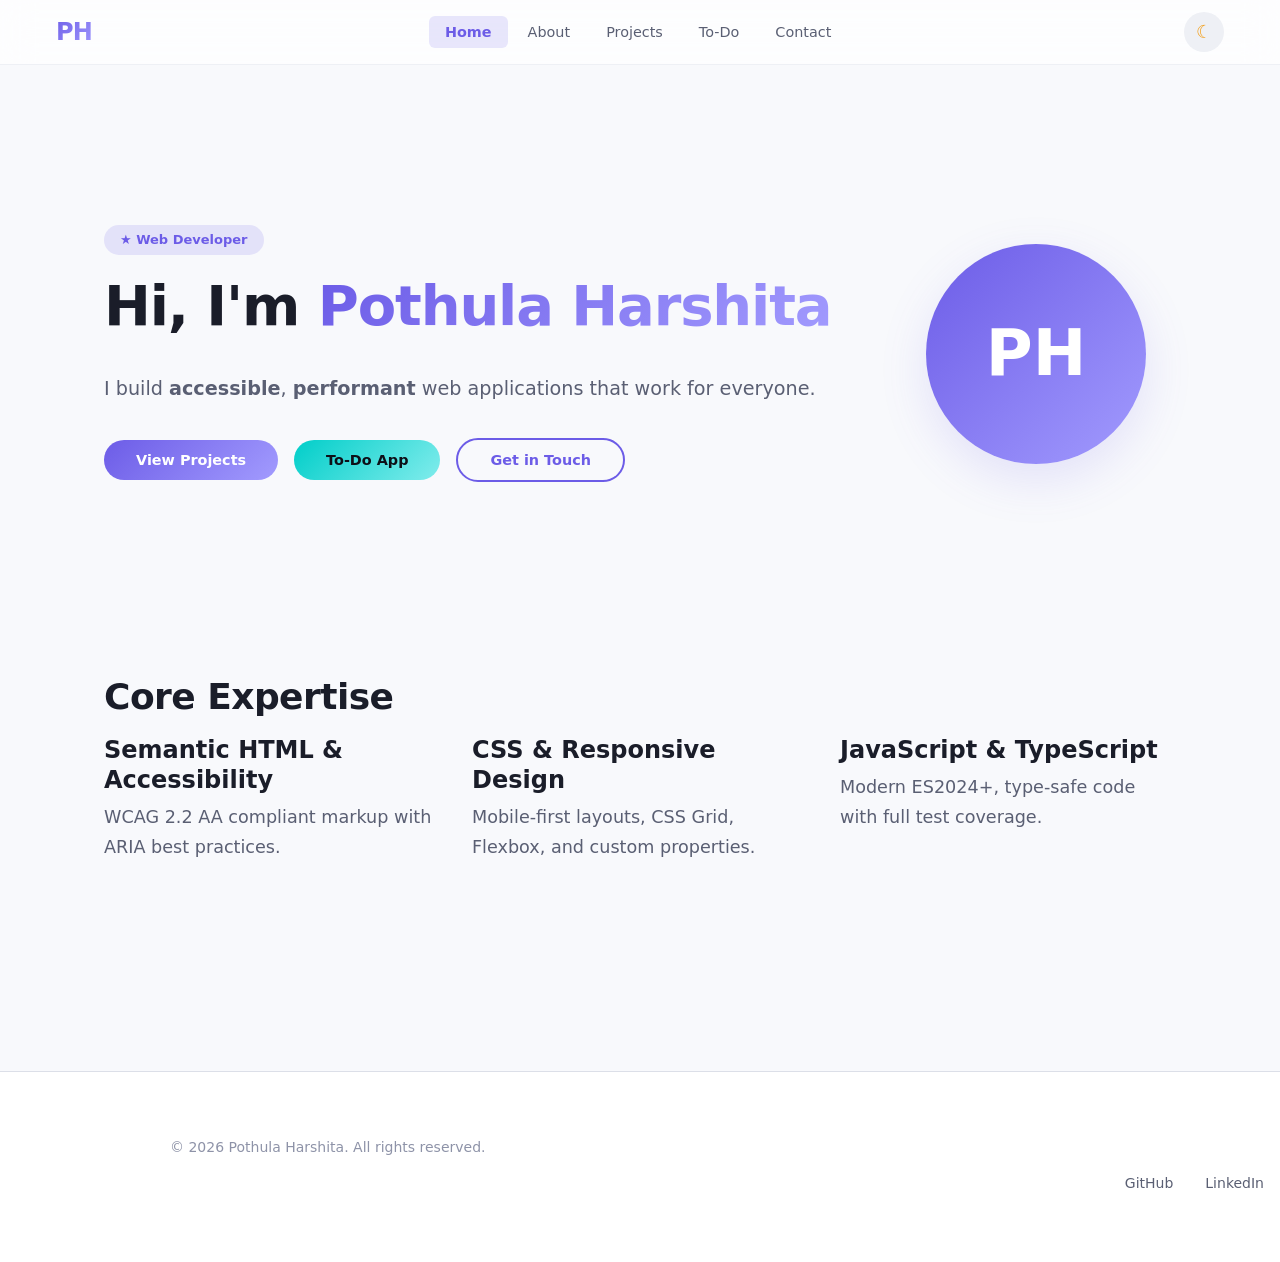
<file: index.html>
<!DOCTYPE html>
<html lang="en">
<head>
  <meta charset="UTF-8">
  <meta name="viewport" content="width=device-width, initial-scale=1.0">
  <title>Pothula Harshita | Web Developer Portfolio</title>
  <meta name="description" content="Pothula Harshita is a web developer specializing in accessible, performant web applications. View projects, experience, and get in touch.">
  <meta name="keywords" content="web developer, portfolio, accessible web, HTML5, CSS, JavaScript">
  <meta name="author" content="Pothula Harshita">
  <meta name="robots" content="index, follow">
  <link rel="canonical" href="https://pothulaharshita.dev/">
  <meta property="og:title" content="Pothula Harshita | Web Developer Portfolio">
  <meta property="og:description" content="Web developer specializing in accessible, performant web applications.">
  <meta property="og:type" content="website">
  <meta property="og:url" content="https://pothulaharshita.dev/">
  <meta name="twitter:card" content="summary_large_image">
  <meta name="twitter:title" content="Pothula Harshita | Web Developer Portfolio">
  <meta name="twitter:description" content="Web developer specializing in accessible, performant web applications.">
  <link rel="stylesheet" href="style.css">
  <link rel="icon" href="images/favicon.svg" type="image/svg+xml">
</head>
<body>
  <a href="#main-content" class="skip-link">Skip to main content</a>

  <header role="banner">
    <nav role="navigation" aria-label="Main navigation">
      <a href="index.html" class="logo" aria-label="Pothula Harshita home">PH</a>
      <ul role="list">
        <li><a href="index.html" aria-current="page">Home</a></li>
        <li><a href="about.html">About</a></li>
        <li><a href="projects.html">Projects</a></li>
        <li><a href="todo.html">To-Do</a></li>
        <li><a href="contact.html">Contact</a></li>
      </ul>
      <div class="nav-controls">
        <button class="theme-toggle" aria-label="Toggle dark mode" type="button">
          <span class="theme-icon" aria-hidden="true">&#9790;</span>
        </button>
      </div>
    </nav>
  </header>

  <main id="main-content" role="main">
    <section aria-labelledby="hero-heading" class="hero">
      <div class="hero-content">
        <span class="hero-badge" aria-hidden="true">&#9733; Web Developer</span>
        <h1 id="hero-heading">Hi, I'm <span class="accent-text">Pothula Harshita</span></h1>
        <p>I build <strong>accessible</strong>, <strong>performant</strong> web applications that work for everyone.</p>
        <div class="hero-actions">
          <a href="projects.html" class="button">View Projects</a>
          <a href="todo.html" class="button button-accent">To-Do App</a>
          <a href="contact.html" class="button button-secondary">Get in Touch</a>
        </div>
      </div>
      <div class="hero-visual">
        <div class="hero-avatar" aria-hidden="true">PH</div>
      </div>
    </section>

    <section aria-labelledby="expertise-heading">
      <h2 id="expertise-heading">Core Expertise</h2>
      <div class="grid">
        <article aria-labelledby="skill-1">
          <h3 id="skill-1">Semantic HTML &amp; Accessibility</h3>
          <p>WCAG 2.2 AA compliant markup with ARIA best practices.</p>
        </article>
        <article aria-labelledby="skill-2">
          <h3 id="skill-2">CSS &amp; Responsive Design</h3>
          <p>Mobile-first layouts, CSS Grid, Flexbox, and custom properties.</p>
        </article>
        <article aria-labelledby="skill-3">
          <h3 id="skill-3">JavaScript &amp; TypeScript</h3>
          <p>Modern ES2024+, type-safe code with full test coverage.</p>
        </article>
      </div>
    </section>
  </main>

  <footer role="contentinfo">
    <p>&copy; 2026 Pothula Harshita. All rights reserved.</p>
    <nav aria-label="Social media links">
      <ul role="list">
        <li><a href="https://github.com/harshita10pothula-coder" target="_blank" rel="noopener noreferrer">GitHub</a></li>
        <li><a href="https://www.linkedin.com/in/harshita-pothula-84b799320?utm_source=share_via&amp;utm_content=profile&amp;utm_medium=member_android" target="_blank" rel="noopener noreferrer">LinkedIn</a></li>
      </ul>
    </nav>
  </footer>
<script src="main.js" defer></script>
</body>
</html>
</file>
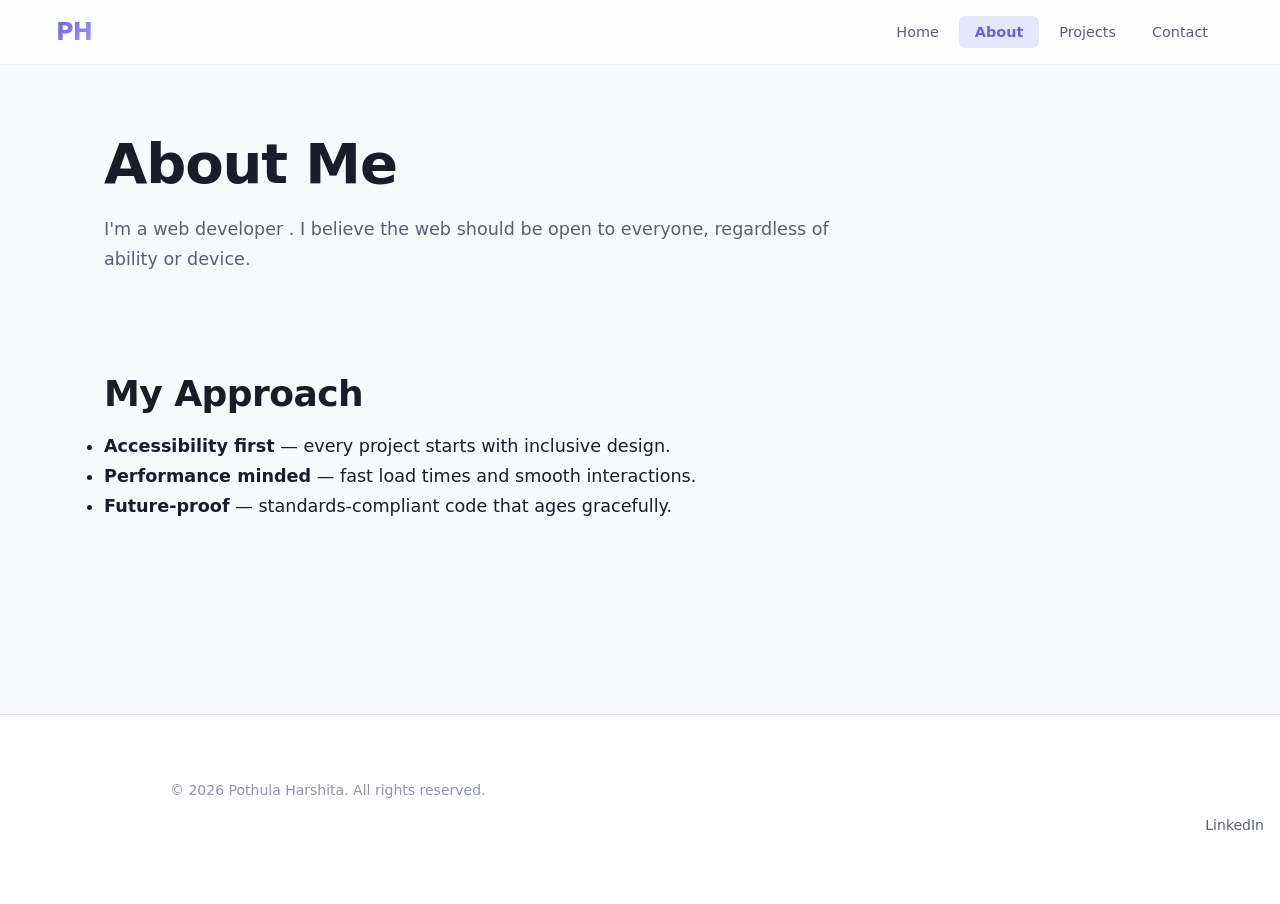
<file: abou.html>
<!DOCTYPE html>
<html lang="en">
<head>
  <meta charset="UTF-8">
  <meta name="viewport" content="width=device-width, initial-scale=1.0">
  <title>About | Pothula Harshita — web Developer</title>
  <meta name="description" content="Learn about Pothula Harshita's background, experience, and approach to building accessible web applications.">
  <meta name="robots" content="index, follow">
  <link rel="canonical" href="https://pothulaharshita.dev/about">
  <meta property="og:title" content="About | Pothula Harshita — web Developer">
  <meta property="og:description" content="Learn about Pothula Harshita's background, experience, and approach to building accessible web applications.">
  <meta property="og:type" content="website">
  <meta property="og:url" content="https://pothulaharshita.dev/about">
  <meta name="twitter:card" content="summary">
  <link rel="stylesheet" href="style.css">
  <link rel="icon" href="images/favicon.svg" type="image/svg+xml">
</head>
<body>
  <a href="#main-content" class="skip-link">Skip to main content</a>

  <header role="banner">
    <nav role="navigation" aria-label="Main navigation">
      <a href="index.html" class="logo" aria-label="Pothula Harshita home">PH</a>
      <ul role="list">
        <li><a href="index.html">Home</a></li>
        <li><a href="about.html" aria-current="page">About</a></li>
        <li><a href="projects.html">Projects</a></li>
        <li><a href="contact.html">Contact</a></li>
      </ul>
    </nav>
  </header>

  <main id="main-content" role="main">
    <section aria-labelledby="about-heading">
      <h1 id="about-heading">About Me</h1>
      <p>I'm a web developer . I believe the web should be open to everyone, regardless of ability or device.</p>
    </section>

    
    <section aria-labelledby="values-heading">
      <h2 id="values-heading">My Approach</h2>
      <ul role="list">
        <li><strong>Accessibility first</strong> — every project starts with inclusive design.</li>
        <li><strong>Performance minded</strong> — fast load times and smooth interactions.</li>
        <li><strong>Future-proof</strong> — standards-compliant code that ages gracefully.</li>
      </ul>
    </section>
  </main>

  <footer role="contentinfo">
    <p>© 2026 Pothula Harshita. All rights reserved.</p>
    <nav aria-label="Social media links">
      <ul role="list">
        <li><a href=https://www.linkedin.com/in/harshita-pothula-84b799320?utm_source=share_via&utm_content=profile&utm_medium=member_android" target="_blank" rel="noopener noreferrer">LinkedIn</a></li>
      </ul>
    </nav>
  </footer>
</body>
</html>
</file>
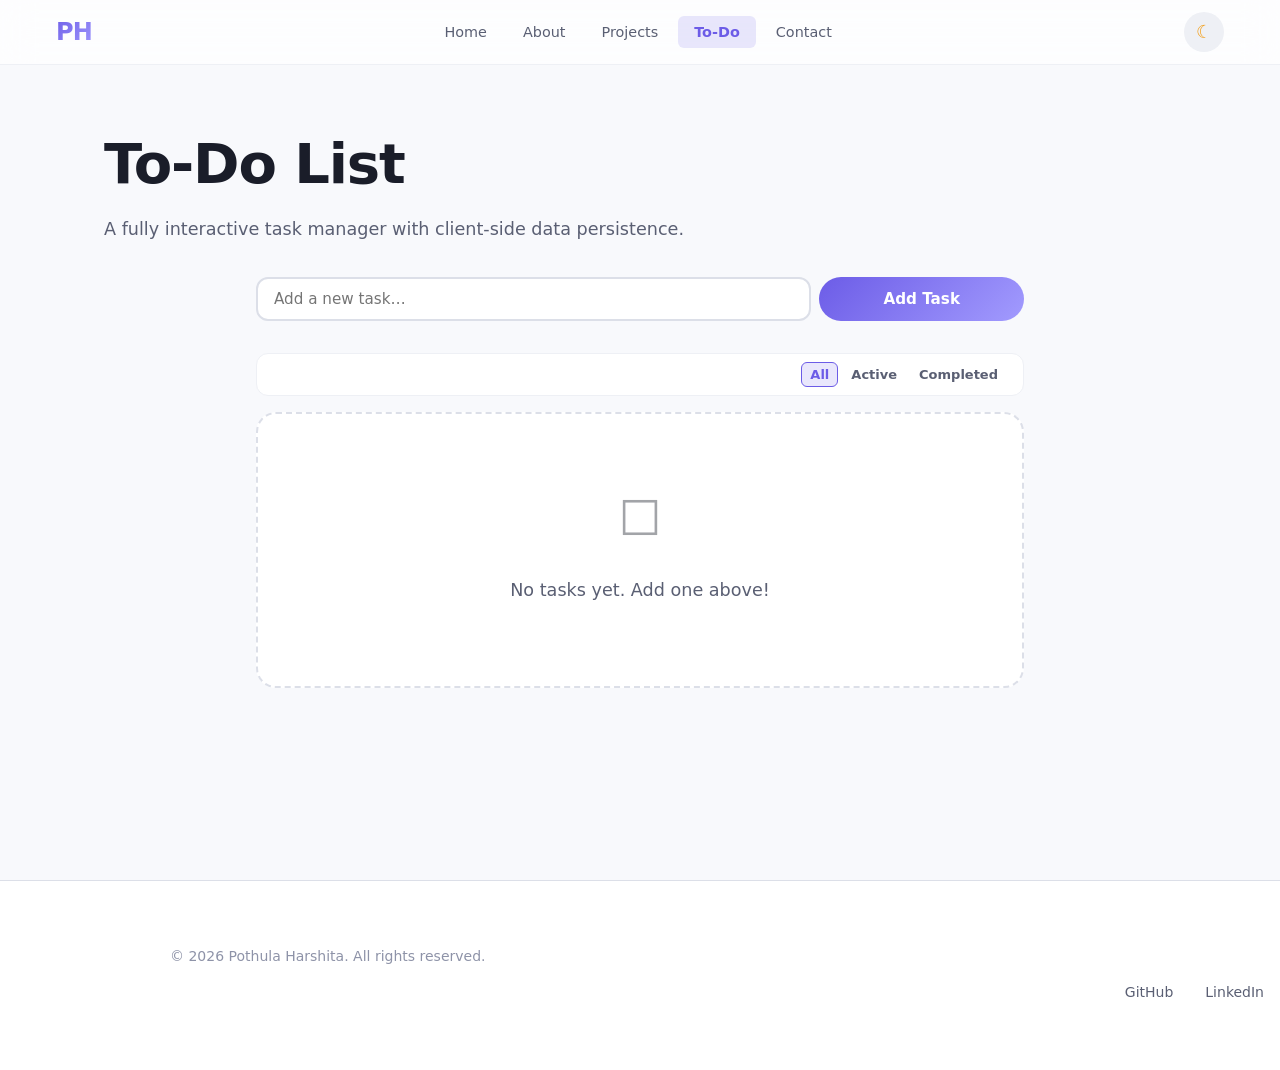
<file: todo.html>
<!DOCTYPE html>
<html lang="en">
<head>
  <meta charset="UTF-8">
  <meta name="viewport" content="width=device-width, initial-scale=1.0">
  <title>To-Do List | Pothula Harshita — Web Developer</title>
  <meta name="description" content="Interactive client-side To-Do List application with CRUD, localStorage persistence, and advanced filtering.">
  <meta name="robots" content="index, follow">
  <link rel="canonical" href="https://pothulaharshita.dev/todo">
  <meta property="og:title" content="To-Do List | Pothula Harshita — Web Developer">
  <meta property="og:description" content="Interactive client-side To-Do List application with CRUD, localStorage persistence, and advanced filtering.">
  <meta property="og:url" content="https://pothulaharshita.dev/todo">
  <meta property="og:type" content="website">
  <meta name="twitter:card" content="summary">
  <link rel="stylesheet" href="style.css">
  <link rel="icon" href="images/favicon.svg" type="image/svg+xml">
</head>
<body>
  <a href="#main-content" class="skip-link">Skip to main content</a>

  <header role="banner">
    <nav role="navigation" aria-label="Main navigation">
      <a href="index.html" class="logo" aria-label="Pothula Harshita home">PH</a>
      <ul role="list">
        <li><a href="index.html">Home</a></li>
        <li><a href="about.html">About</a></li>
        <li><a href="projects.html">Projects</a></li>
        <li><a href="todo.html" aria-current="page">To-Do</a></li>
        <li><a href="contact.html">Contact</a></li>
      </ul>
      <div class="nav-controls">
        <button class="theme-toggle" aria-label="Toggle dark mode" type="button">
          <span class="theme-icon" aria-hidden="true">&#9790;</span>
        </button>
      </div>
    </nav>
  </header>

  <main id="main-content" role="main">
    <section aria-labelledby="todo-heading">
      <div class="section-header">
        <h1 id="todo-heading">To-Do List</h1>
        <p>A fully interactive task manager with client-side data persistence.</p>
      </div>

      <div class="todo-app" role="application" aria-label="To-do list application">
        <form class="todo-form" aria-label="Add new task">
          <label for="todo-input" class="visually-hidden">New task</label>
          <input
            type="text"
            id="todo-input"
            class="todo-input"
            placeholder="Add a new task…"
            autocomplete="off"
            required
          >
          <button type="submit" class="button todo-submit">Add Task</button>
        </form>

        <div class="todo-controls">
          <span class="todo-count" aria-live="polite"></span>
          <div class="todo-filters" role="group" aria-label="Filter tasks">
            <button type="button" class="filter-btn is-active" data-filter="all">All</button>
            <button type="button" class="filter-btn" data-filter="active">Active</button>
            <button type="button" class="filter-btn" data-filter="completed">Completed</button>
          </div>
          <button type="button" class="todo-clear button button-secondary" hidden>Clear Completed</button>
        </div>

        <ul class="todo-list" role="list" aria-label="Task list">
        </ul>

        <div class="todo-empty" hidden>
          <div class="empty-state">
            <span class="empty-state-icon" aria-hidden="true">&#9744;</span>
            <p>No tasks yet. Add one above!</p>
          </div>
        </div>
      </div>
    </section>
  </main>

  <footer role="contentinfo">
    <p>&copy; 2026 Pothula Harshita. All rights reserved.</p>
    <nav aria-label="Social media links">
      <ul role="list">
        <li><a href="https://github.com/harshita10pothula-coder" target="_blank" rel="noopener noreferrer">GitHub</a></li>
        <li><a href="https://www.linkedin.com/in/harshita-pothula-84b799320?utm_source=share_via&amp;utm_content=profile&amp;utm_medium=member_android" target="_blank" rel="noopener noreferrer">LinkedIn</a></li>
      </ul>
    </nav>
  </footer>
<script src="main.js" defer></script>
<script src="todo.js" defer></script>
</body>
</html>
</file>
<file: style.css>
��/ *   = = = = = = = = = = = = = = = = = = = = = = = = = = = = = = = = = = = = = = = = = = = = =  
       A D V A N C E D   C S S 3   &   R E S P O N S I V E   A R C H I T E C T U R E  
       C S S   G r i d   ,%V%  F l e x b o x   ,%V%  M o b i l e - F i r s t   ,%V%  D a r k   M o d e  
       = = = = = = = = = = = = = = = = = = = = = = = = = = = = = = = = = = = = = = = = = = = = =   * /  
  
 / *   - - - - - - - - - -   C u s t o m   P r o p e r t i e s   ( L i g h t   D e f a u l t )   - - - - - - - - - -   * /  
 : r o o t   {  
     - - c o l o r - b g :   # f 8 f 9 f c ;  
     - - c o l o r - b g - a l t :   # e e f 0 f 5 ;  
     - - c o l o r - s u r f a c e :   # f f f f f f ;  
     - - c o l o r - s u r f a c e - h o v e r :   # f 3 f 4 f 8 ;  
     - - c o l o r - t e x t :   # 1 a 1 d 2 9 ;  
     - - c o l o r - t e x t - s e c o n d a r y :   # 5 a 5 f 7 3 ;  
     - - c o l o r - t e x t - m u t e d :   # 8 e 9 3 a 8 ;  
     - - c o l o r - p r i m a r y :   # 6 c 5 c e 7 ;  
     - - c o l o r - p r i m a r y - h o v e r :   # 5 a 4 b d 1 ;  
     - - c o l o r - p r i m a r y - g l o w :   r g b a ( 1 0 8 ,   9 2 ,   2 3 1 ,   0 . 1 5 ) ;  
     - - c o l o r - a c c e n t :   # 0 0 c e c 9 ;  
     - - c o l o r - a c c e n t - h o v e r :   # 0 0 b 5 b 0 ;  
     - - c o l o r - b o r d e r :   # d c d f e 8 ;  
     - - c o l o r - b o r d e r - l i g h t :   # e e f 0 f 5 ;  
     - - c o l o r - f o c u s :   # f d c b 6 e ;  
     - - c o l o r - e r r o r :   # e 1 7 0 5 5 ;  
     - - c o l o r - s u c c e s s :   # 0 0 b 8 9 4 ;  
     - - c o l o r - g r a d i e n t - 1 :   l i n e a r - g r a d i e n t ( 1 3 5 d e g ,   # 6 c 5 c e 7 ,   # a 2 9 b f e ) ;  
     - - c o l o r - g r a d i e n t - 2 :   l i n e a r - g r a d i e n t ( 1 3 5 d e g ,   # 0 0 c e c 9 ,   # 8 1 e c e c ) ;  
     - - c o l o r - g l a s s - b g :   r g b a ( 2 5 5 ,   2 5 5 ,   2 5 5 ,   0 . 7 ) ;  
     - - c o l o r - g l a s s - b o r d e r :   r g b a ( 2 5 5 ,   2 5 5 ,   2 5 5 ,   0 . 3 ) ;  
     - - c o l o r - g l a s s - s h a d o w :   0   8 p x   3 2 p x   r g b a ( 0 ,   0 ,   0 ,   0 . 0 6 ) ;  
     - - c o l o r - t o g g l e - b g :   # e e f 0 f 5 ;  
     - - c o l o r - t o g g l e - i c o n :   # f 3 9 c 1 2 ;  
     - - c o l o r - s c r o l l b a r :   # d c d f e 8 ;  
     - - c o l o r - s c r o l l b a r - h o v e r :   # b 0 b 5 c 8 ;  
     - - c o l o r - o v e r l a y :   r g b a ( 0 ,   0 ,   0 ,   0 . 4 ) ;  
  
     - - f o n t - b o d y :   ' I n t e r ' ,   s y s t e m - u i ,   - a p p l e - s y s t e m ,   ' S e g o e   U I ' ,   R o b o t o ,   s a n s - s e r i f ;  
     - - f o n t - h e a d i n g :   ' I n t e r ' ,   s y s t e m - u i ,   - a p p l e - s y s t e m ,   ' S e g o e   U I ' ,   s a n s - s e r i f ;  
     - - f o n t - m o n o :   ' J e t B r a i n s   M o n o ' ,   ' F i r a   C o d e ' ,   m o n o s p a c e ;  
  
     - - s p a c i n g - x s :   0 . 2 5 r e m ;  
     - - s p a c i n g - s m :   0 . 5 r e m ;  
     - - s p a c i n g - m d :   1 r e m ;  
     - - s p a c i n g - l g :   2 r e m ;  
     - - s p a c i n g - x l :   4 r e m ;  
     - - s p a c i n g - 2 x l :   6 r e m ;  
  
     - - r a d i u s - s m :   6 p x ;  
     - - r a d i u s - m d :   1 2 p x ;  
     - - r a d i u s - l g :   2 0 p x ;  
     - - r a d i u s - x l :   2 8 p x ;  
     - - r a d i u s - f u l l :   9 9 9 9 p x ;  
  
     - - s h a d o w - s m :   0   1 p x   3 p x   r g b a ( 0 ,   0 ,   0 ,   0 . 0 4 ) ;  
     - - s h a d o w - m d :   0   4 p x   1 6 p x   r g b a ( 0 ,   0 ,   0 ,   0 . 0 6 ) ;  
     - - s h a d o w - l g :   0   1 2 p x   4 0 p x   r g b a ( 0 ,   0 ,   0 ,   0 . 0 8 ) ;  
     - - s h a d o w - x l :   0   2 4 p x   6 0 p x   r g b a ( 0 ,   0 ,   0 ,   0 . 1 ) ;  
  
     - - t r a n s i t i o n - f a s t :   0 . 2 s   c u b i c - b e z i e r ( 0 . 4 ,   0 ,   0 . 2 ,   1 ) ;  
     - - t r a n s i t i o n - b a s e :   0 . 3 s   c u b i c - b e z i e r ( 0 . 4 ,   0 ,   0 . 2 ,   1 ) ;  
     - - t r a n s i t i o n - s l o w :   0 . 5 s   c u b i c - b e z i e r ( 0 . 4 ,   0 ,   0 . 2 ,   1 ) ;  
  
     - - m a x - w i d t h :   7 5 r e m ;  
     - - m a x - w i d t h - n a r r o w :   4 8 r e m ;  
  
     - - h e a d e r - h e i g h t :   4 r e m ;  
     - - s e c t i o n - g a p :   c l a m p ( 3 r e m ,   8 v w ,   6 r e m ) ;  
 }  
  
 / *   - - - - - - - - - -   D a r k   M o d e   ( c l a s s - b a s e d ,   J S   h a n d l e s   i n i t i a l   O S   d e t e c t i o n )   - - - - - - - - - -   * /  
  
 / *   - - - - - - - - - -   D a r k   M o d e   ( m a n u a l   o v e r r i d e   v i a   . d a r k - m o d e   c l a s s )   - - - - - - - - - -   * /  
 h t m l . d a r k - m o d e   {  
     - - c o l o r - b g :   # 0 d 0 f 1 7 ;  
     - - c o l o r - b g - a l t :   # 1 6 1 8 2 2 ;  
     - - c o l o r - s u r f a c e :   # 1 c 1 e 2 e ;  
     - - c o l o r - s u r f a c e - h o v e r :   # 2 6 2 8 4 0 ;  
     - - c o l o r - t e x t :   # e 8 e a f 0 ;  
     - - c o l o r - t e x t - s e c o n d a r y :   # a 0 a 5 b 8 ;  
     - - c o l o r - t e x t - m u t e d :   # 6 b 7 0 8 8 ;  
     - - c o l o r - p r i m a r y :   # a 2 9 b f e ;  
     - - c o l o r - p r i m a r y - h o v e r :   # b 8 b 2 f f ;  
     - - c o l o r - p r i m a r y - g l o w :   r g b a ( 1 6 2 ,   1 5 5 ,   2 5 4 ,   0 . 1 2 ) ;  
     - - c o l o r - a c c e n t :   # 8 1 e c e c ;  
     - - c o l o r - a c c e n t - h o v e r :   # a 0 f 0 f 0 ;  
     - - c o l o r - b o r d e r :   # 2 c 2 f 4 2 ;  
     - - c o l o r - b o r d e r - l i g h t :   # 2 4 2 7 3 8 ;  
     - - c o l o r - f o c u s :   # f d c b 6 e ;  
     - - c o l o r - e r r o r :   # e 1 7 0 5 5 ;  
     - - c o l o r - s u c c e s s :   # 5 5 e f c 4 ;  
     - - c o l o r - g l a s s - b g :   r g b a ( 2 8 ,   3 0 ,   4 6 ,   0 . 7 5 ) ;  
     - - c o l o r - g l a s s - b o r d e r :   r g b a ( 2 5 5 ,   2 5 5 ,   2 5 5 ,   0 . 0 6 ) ;  
     - - c o l o r - g l a s s - s h a d o w :   0   8 p x   3 2 p x   r g b a ( 0 ,   0 ,   0 ,   0 . 3 ) ;  
     - - c o l o r - t o g g l e - b g :   # 2 c 2 f 4 2 ;  
     - - c o l o r - t o g g l e - i c o n :   # f d c b 6 e ;  
     - - c o l o r - s c r o l l b a r :   # 2 c 2 f 4 2 ;  
     - - c o l o r - s c r o l l b a r - h o v e r :   # 4 4 4 7 6 8 ;  
     - - c o l o r - o v e r l a y :   r g b a ( 0 ,   0 ,   0 ,   0 . 6 ) ;  
  
     - - s h a d o w - s m :   0   1 p x   3 p x   r g b a ( 0 ,   0 ,   0 ,   0 . 2 ) ;  
     - - s h a d o w - m d :   0   4 p x   1 6 p x   r g b a ( 0 ,   0 ,   0 ,   0 . 2 5 ) ;  
     - - s h a d o w - l g :   0   1 2 p x   4 0 p x   r g b a ( 0 ,   0 ,   0 ,   0 . 3 ) ;  
     - - s h a d o w - x l :   0   2 4 p x   6 0 p x   r g b a ( 0 ,   0 ,   0 ,   0 . 3 5 ) ;  
 }  
  
 / *   = = = = = = = = = = = = = = = = = = = = = = = = = = = = = = = = = = = = = = = = = = = = =  
       R E S E T   &   B A S E  
       = = = = = = = = = = = = = = = = = = = = = = = = = = = = = = = = = = = = = = = = = = = = =   * /  
 * ,   * : : b e f o r e ,   * : : a f t e r   {  
     b o x - s i z i n g :   b o r d e r - b o x ;  
     m a r g i n :   0 ;  
     p a d d i n g :   0 ;  
 }  
  
 h t m l   {  
     s c r o l l - b e h a v i o r :   s m o o t h ;  
     s c r o l l - p a d d i n g - t o p :   v a r ( - - h e a d e r - h e i g h t ) ;  
     - w e b k i t - t e x t - s i z e - a d j u s t :   1 0 0 % ;  
 }  
  
 b o d y   {  
     f o n t - f a m i l y :   v a r ( - - f o n t - b o d y ) ;  
     f o n t - s i z e :   1 r e m ;  
     l i n e - h e i g h t :   1 . 7 ;  
     c o l o r :   v a r ( - - c o l o r - t e x t ) ;  
     b a c k g r o u n d - c o l o r :   v a r ( - - c o l o r - b g ) ;  
  
     / *   P A G E - L E V E L   C S S   G R I D :   m o b i l e - f i r s t ,   s i n g l e   c o l u m n   * /  
     d i s p l a y :   g r i d ;  
     g r i d - t e m p l a t e - r o w s :   a u t o   1 f r   a u t o ;  
     g r i d - t e m p l a t e - a r e a s :  
         " h e a d e r "  
         " m a i n "  
         " f o o t e r " ;  
     m i n - h e i g h t :   1 0 0 v h ;  
     m i n - h e i g h t :   1 0 0 d v h ;  
  
     t r a n s i t i o n :  
         c o l o r   v a r ( - - t r a n s i t i o n - b a s e ) ,  
         b a c k g r o u n d - c o l o r   v a r ( - - t r a n s i t i o n - b a s e ) ;  
 }  
  
 / *   = = = = = = = = = = = = = = = = = = = = = = = = = = = = = = = = = = = = = = = = = = = = =  
       S C R O L L B A R   S T Y L I N G  
       = = = = = = = = = = = = = = = = = = = = = = = = = = = = = = = = = = = = = = = = = = = = =   * /  
 : : - w e b k i t - s c r o l l b a r   {  
     w i d t h :   8 p x ;  
 }  
  
 : : - w e b k i t - s c r o l l b a r - t r a c k   {  
     b a c k g r o u n d :   v a r ( - - c o l o r - b g ) ;  
 }  
  
 : : - w e b k i t - s c r o l l b a r - t h u m b   {  
     b a c k g r o u n d :   v a r ( - - c o l o r - s c r o l l b a r ) ;  
     b o r d e r - r a d i u s :   v a r ( - - r a d i u s - f u l l ) ;  
     t r a n s i t i o n :   b a c k g r o u n d   v a r ( - - t r a n s i t i o n - f a s t ) ;  
 }  
  
 : : - w e b k i t - s c r o l l b a r - t h u m b : h o v e r   {  
     b a c k g r o u n d :   v a r ( - - c o l o r - s c r o l l b a r - h o v e r ) ;  
 }  
  
 / *   = = = = = = = = = = = = = = = = = = = = = = = = = = = = = = = = = = = = = = = = = = = = =  
       F O C U S   &   R E D U C E D   M O T I O N  
       = = = = = = = = = = = = = = = = = = = = = = = = = = = = = = = = = = = = = = = = = = = = =   * /  
 : f o c u s - v i s i b l e   {  
     o u t l i n e :   3 p x   s o l i d   v a r ( - - c o l o r - f o c u s ) ;  
     o u t l i n e - o f f s e t :   3 p x ;  
     b o r d e r - r a d i u s :   2 p x ;  
 }  
  
 @ m e d i a   ( p r e f e r s - r e d u c e d - m o t i o n :   r e d u c e )   {  
     h t m l   {  
         s c r o l l - b e h a v i o r :   a u t o ;  
     }  
  
     * ,   * : : b e f o r e ,   * : : a f t e r   {  
         a n i m a t i o n - d u r a t i o n :   0 . 0 1 m s   ! i m p o r t a n t ;  
         a n i m a t i o n - i t e r a t i o n - c o u n t :   1   ! i m p o r t a n t ;  
         t r a n s i t i o n - d u r a t i o n :   0 . 0 1 m s   ! i m p o r t a n t ;  
     }  
 }  
  
 / *   = = = = = = = = = = = = = = = = = = = = = = = = = = = = = = = = = = = = = = = = = = = = =  
       K E Y F R A M E   A N I M A T I O N S  
       = = = = = = = = = = = = = = = = = = = = = = = = = = = = = = = = = = = = = = = = = = = = =   * /  
 @ k e y f r a m e s   f a d e I n U p   {  
     f r o m   {  
         o p a c i t y :   0 ;  
         t r a n s f o r m :   t r a n s l a t e Y ( 2 4 p x ) ;  
     }  
     t o   {  
         o p a c i t y :   1 ;  
         t r a n s f o r m :   t r a n s l a t e Y ( 0 ) ;  
     }  
 }  
  
 @ k e y f r a m e s   f a d e I n S c a l e   {  
     f r o m   {  
         o p a c i t y :   0 ;  
         t r a n s f o r m :   s c a l e ( 0 . 9 2 ) ;  
     }  
     t o   {  
         o p a c i t y :   1 ;  
         t r a n s f o r m :   s c a l e ( 1 ) ;  
     }  
 }  
  
 @ k e y f r a m e s   s h i m m e r   {  
     0 %   {   b a c k g r o u n d - p o s i t i o n :   - 2 0 0 %   c e n t e r ;   }  
     1 0 0 %   {   b a c k g r o u n d - p o s i t i o n :   2 0 0 %   c e n t e r ;   }  
 }  
  
 @ k e y f r a m e s   f l o a t   {  
     0 % ,   1 0 0 %   {   t r a n s f o r m :   t r a n s l a t e Y ( 0 ) ;   }  
     5 0 %   {   t r a n s f o r m :   t r a n s l a t e Y ( - 8 p x ) ;   }  
 }  
  
 @ k e y f r a m e s   p u l s e - g l o w   {  
     0 % ,   1 0 0 %   {   b o x - s h a d o w :   0   0   8 p x   v a r ( - - c o l o r - p r i m a r y - g l o w ) ;   }  
     5 0 %   {   b o x - s h a d o w :   0   0   2 4 p x   v a r ( - - c o l o r - p r i m a r y - g l o w ) ;   }  
 }  
  
 / *   = = = = = = = = = = = = = = = = = = = = = = = = = = = = = = = = = = = = = = = = = = = = =  
       S K I P   L I N K  
       = = = = = = = = = = = = = = = = = = = = = = = = = = = = = = = = = = = = = = = = = = = = =   * /  
 . s k i p - l i n k   {  
     p o s i t i o n :   a b s o l u t e ;  
     t o p :   - 1 0 0 % ;  
     l e f t :   v a r ( - - s p a c i n g - m d ) ;  
     b a c k g r o u n d :   v a r ( - - c o l o r - t e x t ) ;  
     c o l o r :   v a r ( - - c o l o r - b g ) ;  
     p a d d i n g :   v a r ( - - s p a c i n g - s m )   v a r ( - - s p a c i n g - m d ) ;  
     z - i n d e x :   1 0 0 0 ;  
     b o r d e r - r a d i u s :   0   0   v a r ( - - r a d i u s - s m )   v a r ( - - r a d i u s - s m ) ;  
     f o n t - w e i g h t :   6 0 0 ;  
     f o n t - s i z e :   0 . 8 7 5 r e m ;  
     t r a n s i t i o n :   t o p   v a r ( - - t r a n s i t i o n - f a s t ) ;  
 }  
  
 . s k i p - l i n k : f o c u s   {  
     t o p :   0 ;  
 }  
  
 / *   = = = = = = = = = = = = = = = = = = = = = = = = = = = = = = = = = = = = = = = = = = = = =  
       T Y P O G R A P H Y  
       = = = = = = = = = = = = = = = = = = = = = = = = = = = = = = = = = = = = = = = = = = = = =   * /  
 h 1 ,   h 2 ,   h 3 ,   h 4   {  
     f o n t - f a m i l y :   v a r ( - - f o n t - h e a d i n g ) ;  
     l i n e - h e i g h t :   1 . 2 5 ;  
     c o l o r :   v a r ( - - c o l o r - t e x t ) ;  
     f o n t - w e i g h t :   7 0 0 ;  
 }  
  
 h 1   {  
     f o n t - s i z e :   c l a m p ( 2 r e m ,   5 v w ,   3 . 5 r e m ) ;  
     m a r g i n - b o t t o m :   v a r ( - - s p a c i n g - m d ) ;  
     l e t t e r - s p a c i n g :   - 0 . 0 2 e m ;  
 }  
  
 h 2   {  
     f o n t - s i z e :   c l a m p ( 1 . 5 r e m ,   3 . 5 v w ,   2 . 2 5 r e m ) ;  
     m a r g i n - b o t t o m :   v a r ( - - s p a c i n g - m d ) ;  
     l e t t e r - s p a c i n g :   - 0 . 0 1 5 e m ;  
 }  
  
 h 3   {  
     f o n t - s i z e :   c l a m p ( 1 . 1 2 5 r e m ,   2 v w ,   1 . 5 r e m ) ;  
     m a r g i n - b o t t o m :   v a r ( - - s p a c i n g - s m ) ;  
 }  
  
 p   {  
     m a r g i n - b o t t o m :   v a r ( - - s p a c i n g - m d ) ;  
     m a x - w i d t h :   7 0 c h ;  
     c o l o r :   v a r ( - - c o l o r - t e x t - s e c o n d a r y ) ;  
 }  
  
 a   {  
     c o l o r :   v a r ( - - c o l o r - p r i m a r y ) ;  
     t e x t - d e c o r a t i o n :   n o n e ;  
     t r a n s i t i o n :   c o l o r   v a r ( - - t r a n s i t i o n - f a s t ) ;  
 }  
  
 a : h o v e r   {  
     c o l o r :   v a r ( - - c o l o r - p r i m a r y - h o v e r ) ;  
 }  
  
 . a c c e n t - t e x t   {  
     b a c k g r o u n d :   v a r ( - - c o l o r - g r a d i e n t - 1 ) ;  
     - w e b k i t - b a c k g r o u n d - c l i p :   t e x t ;  
     b a c k g r o u n d - c l i p :   t e x t ;  
     - w e b k i t - t e x t - f i l l - c o l o r :   t r a n s p a r e n t ;  
 }  
  
 . s u b t i t l e   {  
     f o n t - s i z e :   c l a m p ( 1 . 0 5 r e m ,   1 . 5 v w ,   1 . 2 r e m ) ;  
     c o l o r :   v a r ( - - c o l o r - t e x t - s e c o n d a r y ) ;  
     l i n e - h e i g h t :   1 . 6 ;  
 }  
  
 . h i g h l i g h t   {  
     c o l o r :   v a r ( - - c o l o r - p r i m a r y ) ;  
 }  
  
 / *   = = = = = = = = = = = = = = = = = = = = = = = = = = = = = = = = = = = = = = = = = = = = =  
       V I S U A L L Y   H I D D E N  
       = = = = = = = = = = = = = = = = = = = = = = = = = = = = = = = = = = = = = = = = = = = = =   * /  
 . v i s u a l l y - h i d d e n   {  
     p o s i t i o n :   a b s o l u t e ;  
     w i d t h :   1 p x ;  
     h e i g h t :   1 p x ;  
     p a d d i n g :   0 ;  
     m a r g i n :   - 1 p x ;  
     o v e r f l o w :   h i d d e n ;  
     c l i p :   r e c t ( 0 ,   0 ,   0 ,   0 ) ;  
     w h i t e - s p a c e :   n o w r a p ;  
     b o r d e r :   0 ;  
 }  
  
 / *   = = = = = = = = = = = = = = = = = = = = = = = = = = = = = = = = = = = = = = = = = = = = =  
       L A Y O U T :   C S S   G R I D   P A G E   S T R U C T U R E  
       = = = = = = = = = = = = = = = = = = = = = = = = = = = = = = = = = = = = = = = = = = = = =   * /  
 h e a d e r   {  
     g r i d - a r e a :   h e a d e r ;  
     p o s i t i o n :   s t i c k y ;  
     t o p :   0 ;  
     z - i n d e x :   1 0 0 ;  
     b a c k g r o u n d :   v a r ( - - c o l o r - g l a s s - b g ) ;  
     b a c k d r o p - f i l t e r :   b l u r ( 1 6 p x ) ;  
     - w e b k i t - b a c k d r o p - f i l t e r :   b l u r ( 1 6 p x ) ;  
     b o r d e r - b o t t o m :   1 p x   s o l i d   v a r ( - - c o l o r - b o r d e r - l i g h t ) ;  
     t r a n s i t i o n :  
         b a c k g r o u n d   v a r ( - - t r a n s i t i o n - b a s e ) ,  
         b o r d e r - c o l o r   v a r ( - - t r a n s i t i o n - b a s e ) ;  
 }  
  
 m a i n   {  
     g r i d - a r e a :   m a i n ;  
     w i d t h :   1 0 0 % ;  
     m a x - w i d t h :   v a r ( - - m a x - w i d t h ) ;  
     m a r g i n :   0   a u t o ;  
     p a d d i n g :   v a r ( - - s p a c i n g - l g )   v a r ( - - s p a c i n g - m d )   v a r ( - - s p a c i n g - x l ) ;  
 }  
  
 f o o t e r   {  
     g r i d - a r e a :   f o o t e r ;  
     b a c k g r o u n d :   v a r ( - - c o l o r - s u r f a c e ) ;  
     b o r d e r - t o p :   1 p x   s o l i d   v a r ( - - c o l o r - b o r d e r ) ;  
     p a d d i n g :   v a r ( - - s p a c i n g - x l )   v a r ( - - s p a c i n g - m d ) ;  
     t e x t - a l i g n :   c e n t e r ;  
     t r a n s i t i o n :  
         b a c k g r o u n d   v a r ( - - t r a n s i t i o n - b a s e ) ,  
         b o r d e r - c o l o r   v a r ( - - t r a n s i t i o n - b a s e ) ;  
 }  
  
 / *   - - - - - - - - - -   D e s k t o p   G r i d :   w i d e r   m a i n   a r e a   - - - - - - - - - -   * /  
 @ m e d i a   ( m i n - w i d t h :   4 8 r e m )   {  
     m a i n   {  
         p a d d i n g :   v a r ( - - s p a c i n g - x l )   v a r ( - - s p a c i n g - l g )   v a r ( - - s p a c i n g - 2 x l ) ;  
     }  
 }  
  
 / *   = = = = = = = = = = = = = = = = = = = = = = = = = = = = = = = = = = = = = = = = = = = = =  
       N A V I G A T I O N   ( F l e x b o x )  
       = = = = = = = = = = = = = = = = = = = = = = = = = = = = = = = = = = = = = = = = = = = = =   * /  
 n a v [ a r i a - l a b e l = " M a i n   n a v i g a t i o n " ]   {  
     m a x - w i d t h :   v a r ( - - m a x - w i d t h ) ;  
     m a r g i n :   0   a u t o ;  
     p a d d i n g :   0   v a r ( - - s p a c i n g - m d ) ;  
     h e i g h t :   v a r ( - - h e a d e r - h e i g h t ) ;  
  
     d i s p l a y :   f l e x ;  
     a l i g n - i t e m s :   c e n t e r ;  
     j u s t i f y - c o n t e n t :   s p a c e - b e t w e e n ;  
     g a p :   v a r ( - - s p a c i n g - m d ) ;  
 }  
  
 . l o g o   {  
     f o n t - f a m i l y :   v a r ( - - f o n t - h e a d i n g ) ;  
     f o n t - s i z e :   1 . 5 r e m ;  
     f o n t - w e i g h t :   8 0 0 ;  
     c o l o r :   v a r ( - - c o l o r - t e x t )   ! i m p o r t a n t ;  
     t e x t - d e c o r a t i o n :   n o n e ;  
     l e t t e r - s p a c i n g :   - 0 . 0 3 e m ;  
     b a c k g r o u n d :   v a r ( - - c o l o r - g r a d i e n t - 1 ) ;  
     - w e b k i t - b a c k g r o u n d - c l i p :   t e x t ;  
     b a c k g r o u n d - c l i p :   t e x t ;  
     - w e b k i t - t e x t - f i l l - c o l o r :   t r a n s p a r e n t ;  
     f l e x - s h r i n k :   0 ;  
 }  
  
 . n a v - c o n t r o l s   {  
     d i s p l a y :   f l e x ;  
     a l i g n - i t e m s :   c e n t e r ;  
     g a p :   v a r ( - - s p a c i n g - s m ) ;  
 }  
  
 n a v [ a r i a - l a b e l = " M a i n   n a v i g a t i o n " ]   >   u l   {  
     d i s p l a y :   f l e x ;  
     a l i g n - i t e m s :   c e n t e r ;  
     g a p :   v a r ( - - s p a c i n g - x s ) ;  
     l i s t - s t y l e :   n o n e ;  
 }  
  
 n a v [ a r i a - l a b e l = " M a i n   n a v i g a t i o n " ]   >   u l   a   {  
     t e x t - d e c o r a t i o n :   n o n e ;  
     f o n t - w e i g h t :   5 0 0 ;  
     f o n t - s i z e :   0 . 9 r e m ;  
     p a d d i n g :   v a r ( - - s p a c i n g - s m )   v a r ( - - s p a c i n g - m d ) ;  
     b o r d e r - r a d i u s :   v a r ( - - r a d i u s - s m ) ;  
     c o l o r :   v a r ( - - c o l o r - t e x t - s e c o n d a r y ) ;  
     t r a n s i t i o n :  
         c o l o r   v a r ( - - t r a n s i t i o n - f a s t ) ,  
         b a c k g r o u n d   v a r ( - - t r a n s i t i o n - f a s t ) ;  
     p o s i t i o n :   r e l a t i v e ;  
     w h i t e - s p a c e :   n o w r a p ;  
 }  
  
 n a v [ a r i a - l a b e l = " M a i n   n a v i g a t i o n " ]   >   u l   a : h o v e r   {  
     c o l o r :   v a r ( - - c o l o r - p r i m a r y ) ;  
     b a c k g r o u n d :   v a r ( - - c o l o r - p r i m a r y - g l o w ) ;  
 }  
  
 n a v [ a r i a - l a b e l = " M a i n   n a v i g a t i o n " ]   >   u l   a [ a r i a - c u r r e n t = " p a g e " ]   {  
     c o l o r :   v a r ( - - c o l o r - p r i m a r y ) ;  
     b a c k g r o u n d :   v a r ( - - c o l o r - p r i m a r y - g l o w ) ;  
     f o n t - w e i g h t :   6 0 0 ;  
 }  
  
 / *   - - - - - - - - - -   D a r k   M o d e   T o g g l e   ( f l e x b o x   i t e m )   - - - - - - - - - -   * /  
 . t h e m e - t o g g l e   {  
     d i s p l a y :   f l e x ;  
     a l i g n - i t e m s :   c e n t e r ;  
     j u s t i f y - c o n t e n t :   c e n t e r ;  
     w i d t h :   4 0 p x ;  
     h e i g h t :   4 0 p x ;  
     b o r d e r :   n o n e ;  
     b o r d e r - r a d i u s :   v a r ( - - r a d i u s - f u l l ) ;  
     b a c k g r o u n d :   v a r ( - - c o l o r - t o g g l e - b g ) ;  
     c o l o r :   v a r ( - - c o l o r - t o g g l e - i c o n ) ;  
     c u r s o r :   p o i n t e r ;  
     f o n t - s i z e :   1 . 1 5 r e m ;  
     t r a n s i t i o n :  
         b a c k g r o u n d   v a r ( - - t r a n s i t i o n - f a s t ) ,  
         t r a n s f o r m   v a r ( - - t r a n s i t i o n - f a s t ) ,  
         c o l o r   v a r ( - - t r a n s i t i o n - f a s t ) ;  
     f l e x - s h r i n k :   0 ;  
 }  
  
 . t h e m e - t o g g l e : h o v e r   {  
     t r a n s f o r m :   r o t a t e ( 1 5 d e g )   s c a l e ( 1 . 1 ) ;  
     b a c k g r o u n d :   v a r ( - - c o l o r - b o r d e r ) ;  
 }  
  
 . t h e m e - t o g g l e : a c t i v e   {  
     t r a n s f o r m :   r o t a t e ( 1 5 d e g )   s c a l e ( 0 . 9 5 ) ;  
 }  
  
 / *   - - - - - - - - - -   M o b i l e   N a v   T o g g l e   - - - - - - - - - -   * /  
 . n a v - t o g g l e   {  
     d i s p l a y :   n o n e ;  
     a l i g n - i t e m s :   c e n t e r ;  
     j u s t i f y - c o n t e n t :   c e n t e r ;  
     w i d t h :   4 0 p x ;  
     h e i g h t :   4 0 p x ;  
     b o r d e r :   n o n e ;  
     b o r d e r - r a d i u s :   v a r ( - - r a d i u s - s m ) ;  
     b a c k g r o u n d :   t r a n s p a r e n t ;  
     c o l o r :   v a r ( - - c o l o r - t e x t ) ;  
     c u r s o r :   p o i n t e r ;  
     f o n t - s i z e :   1 . 5 r e m ;  
     t r a n s i t i o n :   b a c k g r o u n d   v a r ( - - t r a n s i t i o n - f a s t ) ;  
 }  
  
 . n a v - t o g g l e : h o v e r   {  
     b a c k g r o u n d :   v a r ( - - c o l o r - p r i m a r y - g l o w ) ;  
 }  
  
 . n a v - t o g g l e   s v g   {  
     w i d t h :   2 4 p x ;  
     h e i g h t :   2 4 p x ;  
 }  
  
 / *   - - - - - - - - - -   M o b i l e   N a v   - - - - - - - - - -   * /  
 @ m e d i a   ( m a x - w i d t h :   4 7 . 9 3 7 5 r e m )   {  
     . n a v - t o g g l e   {  
         d i s p l a y :   f l e x ;  
     }  
  
     n a v [ a r i a - l a b e l = " M a i n   n a v i g a t i o n " ]   >   u l   {  
         d i s p l a y :   n o n e ;  
         p o s i t i o n :   a b s o l u t e ;  
         t o p :   v a r ( - - h e a d e r - h e i g h t ) ;  
         l e f t :   0 ;  
         r i g h t :   0 ;  
         f l e x - d i r e c t i o n :   c o l u m n ;  
         g a p :   0 ;  
         b a c k g r o u n d :   v a r ( - - c o l o r - s u r f a c e ) ;  
         b o r d e r - b o t t o m :   1 p x   s o l i d   v a r ( - - c o l o r - b o r d e r ) ;  
         p a d d i n g :   v a r ( - - s p a c i n g - s m ) ;  
         b o x - s h a d o w :   v a r ( - - s h a d o w - l g ) ;  
         a n i m a t i o n :   f a d e I n S c a l e   0 . 2 s   e a s e - o u t ;  
     }  
  
     n a v [ a r i a - l a b e l = " M a i n   n a v i g a t i o n " ]   >   u l . n a v - o p e n   {  
         d i s p l a y :   f l e x ;  
     }  
  
     n a v [ a r i a - l a b e l = " M a i n   n a v i g a t i o n " ]   >   u l   a   {  
         w i d t h :   1 0 0 % ;  
         p a d d i n g :   v a r ( - - s p a c i n g - m d ) ;  
         b o r d e r - r a d i u s :   v a r ( - - r a d i u s - s m ) ;  
     }  
 }  
  
 / *   - - - - - - - - - -   F o o t e r   N a v   - - - - - - - - - -   * /  
 f o o t e r   n a v   u l   {  
     d i s p l a y :   f l e x ;  
     j u s t i f y - c o n t e n t :   c e n t e r ;  
     g a p :   v a r ( - - s p a c i n g - l g ) ;  
     l i s t - s t y l e :   n o n e ;  
     f l e x - w r a p :   w r a p ;  
 }  
  
 f o o t e r   n a v   a   {  
     f o n t - s i z e :   0 . 8 7 5 r e m ;  
     c o l o r :   v a r ( - - c o l o r - t e x t - s e c o n d a r y ) ;  
     t r a n s i t i o n :   c o l o r   v a r ( - - t r a n s i t i o n - f a s t ) ;  
 }  
  
 f o o t e r   n a v   a : h o v e r   {  
     c o l o r :   v a r ( - - c o l o r - p r i m a r y ) ;  
 }  
  
 f o o t e r   p   {  
     m a r g i n - b o t t o m :   v a r ( - - s p a c i n g - s m ) ;  
     f o n t - s i z e :   0 . 8 7 5 r e m ;  
     c o l o r :   v a r ( - - c o l o r - t e x t - m u t e d ) ;  
 }  
  
 / *   = = = = = = = = = = = = = = = = = = = = = = = = = = = = = = = = = = = = = = = = = = = = =  
       S E C T I O N S  
       = = = = = = = = = = = = = = = = = = = = = = = = = = = = = = = = = = = = = = = = = = = = =   * /  
 s e c t i o n   {  
     m a r g i n - b o t t o m :   v a r ( - - s e c t i o n - g a p ) ;  
 }  
  
 . s e c t i o n - h e a d e r   {  
     m a r g i n - b o t t o m :   v a r ( - - s p a c i n g - l g ) ;  
 }  
  
 . s e c t i o n - h e a d e r   h 2   {  
     p o s i t i o n :   r e l a t i v e ;  
     d i s p l a y :   i n l i n e - b l o c k ;  
 }  
  
 . s e c t i o n - h e a d e r   h 2 : : a f t e r   {  
     c o n t e n t :   ' ' ;  
     p o s i t i o n :   a b s o l u t e ;  
     b o t t o m :   - 4 p x ;  
     l e f t :   0 ;  
     w i d t h :   4 8 p x ;  
     h e i g h t :   4 p x ;  
     b a c k g r o u n d :   v a r ( - - c o l o r - g r a d i e n t - 1 ) ;  
     b o r d e r - r a d i u s :   v a r ( - - r a d i u s - f u l l ) ;  
 }  
  
 / *   = = = = = = = = = = = = = = = = = = = = = = = = = = = = = = = = = = = = = = = = = = = = =  
       H E R O   S E C T I O N  
       = = = = = = = = = = = = = = = = = = = = = = = = = = = = = = = = = = = = = = = = = = = = =   * /  
 . h e r o   {  
     d i s p l a y :   f l e x ;  
     f l e x - d i r e c t i o n :   c o l u m n ;  
     g a p :   v a r ( - - s p a c i n g - l g ) ;  
     p a d d i n g :   v a r ( - - s p a c i n g - x l )   0 ;  
     a n i m a t i o n :   f a d e I n U p   0 . 6 s   e a s e - o u t ;  
 }  
  
 . h e r o - c o n t e n t   {  
     d i s p l a y :   f l e x ;  
     f l e x - d i r e c t i o n :   c o l u m n ;  
     g a p :   v a r ( - - s p a c i n g - m d ) ;  
 }  
  
 . h e r o - b a d g e   {  
     d i s p l a y :   i n l i n e - f l e x ;  
     a l i g n - i t e m s :   c e n t e r ;  
     g a p :   v a r ( - - s p a c i n g - s m ) ;  
     b a c k g r o u n d :   v a r ( - - c o l o r - p r i m a r y - g l o w ) ;  
     c o l o r :   v a r ( - - c o l o r - p r i m a r y ) ;  
     f o n t - s i z e :   0 . 8 1 2 5 r e m ;  
     f o n t - w e i g h t :   6 0 0 ;  
     p a d d i n g :   v a r ( - - s p a c i n g - x s )   v a r ( - - s p a c i n g - m d ) ;  
     b o r d e r - r a d i u s :   v a r ( - - r a d i u s - f u l l ) ;  
     w i d t h :   f i t - c o n t e n t ;  
     a n i m a t i o n :   f a d e I n U p   0 . 6 s   e a s e - o u t   0 . 1 5 s   b o t h ;  
 }  
  
 . h e r o   h 1   {  
     a n i m a t i o n :   f a d e I n U p   0 . 6 s   e a s e - o u t   0 . 1 s   b o t h ;  
 }  
  
 . h e r o   p   {  
     f o n t - s i z e :   c l a m p ( 1 . 0 5 r e m ,   1 . 5 v w ,   1 . 2 r e m ) ;  
     a n i m a t i o n :   f a d e I n U p   0 . 6 s   e a s e - o u t   0 . 2 s   b o t h ;  
 }  
  
 . h e r o - a c t i o n s   {  
     d i s p l a y :   f l e x ;  
     f l e x - w r a p :   w r a p ;  
     g a p :   v a r ( - - s p a c i n g - m d ) ;  
     a l i g n - i t e m s :   c e n t e r ;  
     a n i m a t i o n :   f a d e I n U p   0 . 6 s   e a s e - o u t   0 . 3 s   b o t h ;  
 }  
  
 / *   - - - - - - - - - -   G r i d :   D e s k t o p   H e r o   - - - - - - - - - -   * /  
 @ m e d i a   ( m i n - w i d t h :   4 8 r e m )   {  
     . h e r o   {  
         f l e x - d i r e c t i o n :   r o w ;  
         a l i g n - i t e m s :   c e n t e r ;  
         j u s t i f y - c o n t e n t :   s p a c e - b e t w e e n ;  
         p a d d i n g :   v a r ( - - s p a c i n g - 2 x l )   0 ;  
     }  
  
     . h e r o - c o n t e n t   {  
         f l e x :   1 ;  
     }  
  
     . h e r o - v i s u a l   {  
         f l e x :   0   0   2 8 0 p x ;  
         d i s p l a y :   f l e x ;  
         j u s t i f y - c o n t e n t :   c e n t e r ;  
     }  
 }  
  
 / *   = = = = = = = = = = = = = = = = = = = = = = = = = = = = = = = = = = = = = = = = = = = = =  
       H E R O   V I S U A L  
       = = = = = = = = = = = = = = = = = = = = = = = = = = = = = = = = = = = = = = = = = = = = =   * /  
 . h e r o - a v a t a r   {  
     w i d t h :   2 2 0 p x ;  
     h e i g h t :   2 2 0 p x ;  
     b o r d e r - r a d i u s :   v a r ( - - r a d i u s - f u l l ) ;  
     b a c k g r o u n d :   v a r ( - - c o l o r - g r a d i e n t - 1 ) ;  
     d i s p l a y :   f l e x ;  
     a l i g n - i t e m s :   c e n t e r ;  
     j u s t i f y - c o n t e n t :   c e n t e r ;  
     f o n t - s i z e :   4 r e m ;  
     f o n t - w e i g h t :   7 0 0 ;  
     c o l o r :   w h i t e ;  
     b o x - s h a d o w :   0   1 6 p x   4 8 p x   v a r ( - - c o l o r - p r i m a r y - g l o w ) ;  
     a n i m a t i o n :   f l o a t   4 s   e a s e - i n - o u t   i n f i n i t e ,   f a d e I n S c a l e   0 . 6 s   e a s e - o u t   0 . 3 s   b o t h ;  
     u s e r - s e l e c t :   n o n e ;  
 }  
  
 @ m e d i a   ( m a x - w i d t h :   4 7 . 9 3 7 5 r e m )   {  
     . h e r o - v i s u a l   {  
         d i s p l a y :   n o n e ;  
     }  
 }  
  
 / *   = = = = = = = = = = = = = = = = = = = = = = = = = = = = = = = = = = = = = = = = = = = = =  
       B U T T O N S   ( F l e x b o x   a l i g n m e n t )  
       = = = = = = = = = = = = = = = = = = = = = = = = = = = = = = = = = = = = = = = = = = = = =   * /  
 . b u t t o n   {  
     d i s p l a y :   i n l i n e - f l e x ;  
     a l i g n - i t e m s :   c e n t e r ;  
     j u s t i f y - c o n t e n t :   c e n t e r ;  
     g a p :   v a r ( - - s p a c i n g - s m ) ;  
     b a c k g r o u n d :   v a r ( - - c o l o r - g r a d i e n t - 1 ) ;  
     c o l o r :   # f f f ;  
     p a d d i n g :   v a r ( - - s p a c i n g - s m )   v a r ( - - s p a c i n g - l g ) ;  
     b o r d e r - r a d i u s :   v a r ( - - r a d i u s - f u l l ) ;  
     f o n t - w e i g h t :   6 0 0 ;  
     f o n t - s i z e :   0 . 9 r e m ;  
     t e x t - d e c o r a t i o n :   n o n e ;  
     b o r d e r :   n o n e ;  
     c u r s o r :   p o i n t e r ;  
     t r a n s i t i o n :  
         t r a n s f o r m   v a r ( - - t r a n s i t i o n - f a s t ) ,  
         b o x - s h a d o w   v a r ( - - t r a n s i t i o n - f a s t ) ;  
     w h i t e - s p a c e :   n o w r a p ;  
 }  
  
 . b u t t o n : h o v e r   {  
     t r a n s f o r m :   t r a n s l a t e Y ( - 2 p x ) ;  
     b o x - s h a d o w :   0   8 p x   2 4 p x   v a r ( - - c o l o r - p r i m a r y - g l o w ) ;  
     c o l o r :   # f f f ;  
 }  
  
 . b u t t o n : a c t i v e   {  
     t r a n s f o r m :   t r a n s l a t e Y ( 0 ) ;  
 }  
  
 . b u t t o n - s e c o n d a r y   {  
     b a c k g r o u n d :   t r a n s p a r e n t ;  
     c o l o r :   v a r ( - - c o l o r - p r i m a r y ) ;  
     b o r d e r :   2 p x   s o l i d   v a r ( - - c o l o r - p r i m a r y ) ;  
 }  
  
 . b u t t o n - s e c o n d a r y : h o v e r   {  
     b a c k g r o u n d :   v a r ( - - c o l o r - p r i m a r y - g l o w ) ;  
     b o x - s h a d o w :   n o n e ;  
     t r a n s f o r m :   t r a n s l a t e Y ( - 2 p x ) ;  
     c o l o r :   v a r ( - - c o l o r - p r i m a r y ) ;  
 }  
  
 . b u t t o n - a c c e n t   {  
     b a c k g r o u n d :   v a r ( - - c o l o r - g r a d i e n t - 2 ) ;  
     c o l o r :   # 0 d 0 f 1 7 ;  
 }  
  
 . b u t t o n - a c c e n t : h o v e r   {  
     c o l o r :   # 0 d 0 f 1 7 ;  
 }  
  
 / *   = = = = = = = = = = = = = = = = = = = = = = = = = = = = = = = = = = = = = = = = = = = = =  
       C S S   G R I D :   E x p e r t i s e   /   C a r d s  
       = = = = = = = = = = = = = = = = = = = = = = = = = = = = = = = = = = = = = = = = = = = = =   * /  
 . g r i d   {  
     d i s p l a y :   g r i d ;  
     g r i d - t e m p l a t e - c o l u m n s :   1 f r ;  
     g a p :   v a r ( - - s p a c i n g - l g ) ;  
 }  
  
 @ m e d i a   ( m i n - w i d t h :   3 0 r e m )   {  
     . g r i d   {  
         g r i d - t e m p l a t e - c o l u m n s :   r e p e a t ( a u t o - f i t ,   m i n m a x ( 2 6 0 p x ,   1 f r ) ) ;  
     }  
 }  
  
 . c a r d   {  
     b a c k g r o u n d :   v a r ( - - c o l o r - s u r f a c e ) ;  
     b o r d e r :   1 p x   s o l i d   v a r ( - - c o l o r - b o r d e r - l i g h t ) ;  
     b o r d e r - r a d i u s :   v a r ( - - r a d i u s - l g ) ;  
     p a d d i n g :   v a r ( - - s p a c i n g - l g ) ;  
     t r a n s i t i o n :  
         t r a n s f o r m   v a r ( - - t r a n s i t i o n - b a s e ) ,  
         b o x - s h a d o w   v a r ( - - t r a n s i t i o n - b a s e ) ,  
         b o r d e r - c o l o r   v a r ( - - t r a n s i t i o n - b a s e ) ,  
         b a c k g r o u n d   v a r ( - - t r a n s i t i o n - b a s e ) ;  
     a n i m a t i o n :   f a d e I n U p   0 . 5 s   e a s e - o u t   b o t h ;  
 }  
  
 . c a r d : h o v e r   {  
     t r a n s f o r m :   t r a n s l a t e Y ( - 4 p x ) ;  
     b o x - s h a d o w :   v a r ( - - s h a d o w - l g ) ;  
     b o r d e r - c o l o r :   v a r ( - - c o l o r - p r i m a r y ) ;  
     b a c k g r o u n d :   v a r ( - - c o l o r - s u r f a c e - h o v e r ) ;  
 }  
  
 . c a r d - i c o n   {  
     w i d t h :   4 8 p x ;  
     h e i g h t :   4 8 p x ;  
     b o r d e r - r a d i u s :   v a r ( - - r a d i u s - m d ) ;  
     b a c k g r o u n d :   v a r ( - - c o l o r - p r i m a r y - g l o w ) ;  
     d i s p l a y :   f l e x ;  
     a l i g n - i t e m s :   c e n t e r ;  
     j u s t i f y - c o n t e n t :   c e n t e r ;  
     f o n t - s i z e :   1 . 3 5 r e m ;  
     m a r g i n - b o t t o m :   v a r ( - - s p a c i n g - m d ) ;  
     c o l o r :   v a r ( - - c o l o r - p r i m a r y ) ;  
 }  
  
 . c a r d   h 3   {  
     m a r g i n - b o t t o m :   v a r ( - - s p a c i n g - s m ) ;  
 }  
  
 . c a r d   p   {  
     f o n t - s i z e :   0 . 9 2 5 r e m ;  
     m a r g i n - b o t t o m :   0 ;  
 }  
  
 . c a r d - s t a c k   {  
     d i s p l a y :   f l e x ;  
     f l e x - w r a p :   w r a p ;  
     g a p :   v a r ( - - s p a c i n g - x s ) ;  
     m a r g i n - t o p :   v a r ( - - s p a c i n g - m d ) ;  
 }  
  
 . t a g   {  
     d i s p l a y :   i n l i n e - f l e x ;  
     a l i g n - i t e m s :   c e n t e r ;  
     f o n t - s i z e :   0 . 7 5 r e m ;  
     f o n t - w e i g h t :   6 0 0 ;  
     p a d d i n g :   0 . 2 r e m   0 . 6 r e m ;  
     b o r d e r - r a d i u s :   v a r ( - - r a d i u s - f u l l ) ;  
     b a c k g r o u n d :   v a r ( - - c o l o r - b g - a l t ) ;  
     c o l o r :   v a r ( - - c o l o r - t e x t - s e c o n d a r y ) ;  
     l e t t e r - s p a c i n g :   0 . 0 2 e m ;  
     t e x t - t r a n s f o r m :   u p p e r c a s e ;  
 }  
  
 . t a g - p r i m a r y   {  
     b a c k g r o u n d :   v a r ( - - c o l o r - p r i m a r y - g l o w ) ;  
     c o l o r :   v a r ( - - c o l o r - p r i m a r y ) ;  
 }  
  
 / *   = = = = = = = = = = = = = = = = = = = = = = = = = = = = = = = = = = = = = = = = = = = = =  
       T I M E L I N E   ( A b o u t   p a g e )  
       = = = = = = = = = = = = = = = = = = = = = = = = = = = = = = = = = = = = = = = = = = = = =   * /  
 . t i m e l i n e   {  
     d i s p l a y :   f l e x ;  
     f l e x - d i r e c t i o n :   c o l u m n ;  
     g a p :   v a r ( - - s p a c i n g - l g ) ;  
 }  
  
 . t i m e l i n e - i t e m   {  
     d i s p l a y :   g r i d ;  
     g r i d - t e m p l a t e - c o l u m n s :   1 f r ;  
     g a p :   v a r ( - - s p a c i n g - s m ) ;  
     p a d d i n g :   v a r ( - - s p a c i n g - l g ) ;  
     b a c k g r o u n d :   v a r ( - - c o l o r - s u r f a c e ) ;  
     b o r d e r :   1 p x   s o l i d   v a r ( - - c o l o r - b o r d e r - l i g h t ) ;  
     b o r d e r - r a d i u s :   v a r ( - - r a d i u s - l g ) ;  
     b o r d e r - l e f t :   4 p x   s o l i d   v a r ( - - c o l o r - p r i m a r y ) ;  
     t r a n s i t i o n :  
         t r a n s f o r m   v a r ( - - t r a n s i t i o n - b a s e ) ,  
         b o x - s h a d o w   v a r ( - - t r a n s i t i o n - b a s e ) ,  
         b a c k g r o u n d   v a r ( - - t r a n s i t i o n - b a s e ) ;  
 }  
  
 . t i m e l i n e - i t e m : h o v e r   {  
     t r a n s f o r m :   t r a n s l a t e X ( 4 p x ) ;  
     b o x - s h a d o w :   v a r ( - - s h a d o w - m d ) ;  
     b a c k g r o u n d :   v a r ( - - c o l o r - s u r f a c e - h o v e r ) ;  
 }  
  
 . t i m e l i n e - m e t a   {  
     d i s p l a y :   f l e x ;  
     f l e x - w r a p :   w r a p ;  
     g a p :   v a r ( - - s p a c i n g - s m ) ;  
     a l i g n - i t e m s :   c e n t e r ;  
 }  
  
 . t i m e l i n e - d a t e   {  
     f o n t - s i z e :   0 . 8 1 2 5 r e m ;  
     f o n t - w e i g h t :   6 0 0 ;  
     c o l o r :   v a r ( - - c o l o r - p r i m a r y ) ;  
     f o n t - f a m i l y :   v a r ( - - f o n t - m o n o ) ;  
 }  
  
 . t i m e l i n e - i t e m   h 3   {  
     m a r g i n - b o t t o m :   0 ;  
 }  
  
 @ m e d i a   ( m i n - w i d t h :   3 6 r e m )   {  
     . t i m e l i n e - i t e m   {  
         g r i d - t e m p l a t e - c o l u m n s :   1 4 0 p x   1 f r ;  
     }  
  
     . t i m e l i n e - m e t a   {  
         g r i d - c o l u m n :   1 ;  
     }  
  
     . t i m e l i n e - i t e m   >   h 3   {  
         g r i d - c o l u m n :   2 ;  
     }  
  
     . t i m e l i n e - i t e m   >   p   {  
         g r i d - c o l u m n :   2 ;  
     }  
  
     . t i m e l i n e - i t e m   >   u l   {  
         g r i d - c o l u m n :   2 ;  
     }  
 }  
  
 / *   = = = = = = = = = = = = = = = = = = = = = = = = = = = = = = = = = = = = = = = = = = = = =  
       V A L U E S   L I S T  
       = = = = = = = = = = = = = = = = = = = = = = = = = = = = = = = = = = = = = = = = = = = = =   * /  
 . v a l u e s - l i s t   {  
     l i s t - s t y l e :   n o n e ;  
     d i s p l a y :   g r i d ;  
     g r i d - t e m p l a t e - c o l u m n s :   1 f r ;  
     g a p :   v a r ( - - s p a c i n g - m d ) ;  
 }  
  
 @ m e d i a   ( m i n - w i d t h :   3 6 r e m )   {  
     . v a l u e s - l i s t   {  
         g r i d - t e m p l a t e - c o l u m n s :   1 f r   1 f r ;  
     }  
 }  
  
 . v a l u e s - l i s t   l i   {  
     d i s p l a y :   f l e x ;  
     g a p :   v a r ( - - s p a c i n g - m d ) ;  
     a l i g n - i t e m s :   f l e x - s t a r t ;  
     p a d d i n g :   v a r ( - - s p a c i n g - l g ) ;  
     b a c k g r o u n d :   v a r ( - - c o l o r - s u r f a c e ) ;  
     b o r d e r :   1 p x   s o l i d   v a r ( - - c o l o r - b o r d e r - l i g h t ) ;  
     b o r d e r - r a d i u s :   v a r ( - - r a d i u s - m d ) ;  
     t r a n s i t i o n :  
         t r a n s f o r m   v a r ( - - t r a n s i t i o n - f a s t ) ,  
         b o x - s h a d o w   v a r ( - - t r a n s i t i o n - f a s t ) ;  
 }  
  
 . v a l u e s - l i s t   l i : h o v e r   {  
     t r a n s f o r m :   t r a n s l a t e Y ( - 2 p x ) ;  
     b o x - s h a d o w :   v a r ( - - s h a d o w - m d ) ;  
 }  
  
 . v a l u e s - l i s t   . v a l u e - i c o n   {  
     f o n t - s i z e :   1 . 5 r e m ;  
     f l e x - s h r i n k :   0 ;  
     w i d t h :   4 0 p x ;  
     h e i g h t :   4 0 p x ;  
     d i s p l a y :   f l e x ;  
     a l i g n - i t e m s :   c e n t e r ;  
     j u s t i f y - c o n t e n t :   c e n t e r ;  
     b a c k g r o u n d :   v a r ( - - c o l o r - p r i m a r y - g l o w ) ;  
     b o r d e r - r a d i u s :   v a r ( - - r a d i u s - s m ) ;  
 }  
  
 . v a l u e s - l i s t   l i   s t r o n g   {  
     d i s p l a y :   b l o c k ;  
     m a r g i n - b o t t o m :   v a r ( - - s p a c i n g - x s ) ;  
     c o l o r :   v a r ( - - c o l o r - t e x t ) ;  
 }  
  
 / *   = = = = = = = = = = = = = = = = = = = = = = = = = = = = = = = = = = = = = = = = = = = = =  
       P R O J E C T   C A R D S   ( e n h a n c e d   g r i d )  
       = = = = = = = = = = = = = = = = = = = = = = = = = = = = = = = = = = = = = = = = = = = = =   * /  
 . p r o j e c t - g r i d   {  
     d i s p l a y :   g r i d ;  
     g r i d - t e m p l a t e - c o l u m n s :   1 f r ;  
     g a p :   v a r ( - - s p a c i n g - l g ) ;  
 }  
  
 @ m e d i a   ( m i n - w i d t h :   3 0 r e m )   {  
     . p r o j e c t - g r i d   {  
         g r i d - t e m p l a t e - c o l u m n s :   r e p e a t ( a u t o - f i t ,   m i n m a x ( 3 0 0 p x ,   1 f r ) ) ;  
     }  
 }  
  
 . p r o j e c t - c a r d   {  
     b a c k g r o u n d :   v a r ( - - c o l o r - s u r f a c e ) ;  
     b o r d e r :   1 p x   s o l i d   v a r ( - - c o l o r - b o r d e r - l i g h t ) ;  
     b o r d e r - r a d i u s :   v a r ( - - r a d i u s - l g ) ;  
     o v e r f l o w :   h i d d e n ;  
     t r a n s i t i o n :  
         t r a n s f o r m   v a r ( - - t r a n s i t i o n - b a s e ) ,  
         b o x - s h a d o w   v a r ( - - t r a n s i t i o n - b a s e ) ,  
         b o r d e r - c o l o r   v a r ( - - t r a n s i t i o n - b a s e ) ;  
     a n i m a t i o n :   f a d e I n U p   0 . 5 s   e a s e - o u t   b o t h ;  
     d i s p l a y :   f l e x ;  
     f l e x - d i r e c t i o n :   c o l u m n ;  
 }  
  
 . p r o j e c t - c a r d : h o v e r   {  
     t r a n s f o r m :   t r a n s l a t e Y ( - 6 p x ) ;  
     b o x - s h a d o w :   v a r ( - - s h a d o w - x l ) ;  
     b o r d e r - c o l o r :   v a r ( - - c o l o r - p r i m a r y ) ;  
 }  
  
 . p r o j e c t - c a r d - i m a g e   {  
     w i d t h :   1 0 0 % ;  
     h e i g h t :   2 0 0 p x ;  
     b a c k g r o u n d :   v a r ( - - c o l o r - g r a d i e n t - 1 ) ;  
     d i s p l a y :   f l e x ;  
     a l i g n - i t e m s :   c e n t e r ;  
     j u s t i f y - c o n t e n t :   c e n t e r ;  
     f o n t - s i z e :   3 r e m ;  
     c o l o r :   r g b a ( 2 5 5 ,   2 5 5 ,   2 5 5 ,   0 . 6 ) ;  
 }  
  
 . p r o j e c t - c a r d - b o d y   {  
     p a d d i n g :   v a r ( - - s p a c i n g - l g ) ;  
     f l e x :   1 ;  
     d i s p l a y :   f l e x ;  
     f l e x - d i r e c t i o n :   c o l u m n ;  
 }  
  
 . p r o j e c t - c a r d - b o d y   p   {  
     f l e x :   1 ;  
 }  
  
 . p r o j e c t - c a r d - b o d y   . c a r d - s t a c k   {  
     m a r g i n - t o p :   a u t o ;  
     p a d d i n g - t o p :   v a r ( - - s p a c i n g - m d ) ;  
 }  
  
 / *   = = = = = = = = = = = = = = = = = = = = = = = = = = = = = = = = = = = = = = = = = = = = =  
       C O N T A C T   F O R M  
       = = = = = = = = = = = = = = = = = = = = = = = = = = = = = = = = = = = = = = = = = = = = =   * /  
 . c o n t a c t - l a y o u t   {  
     d i s p l a y :   g r i d ;  
     g r i d - t e m p l a t e - c o l u m n s :   1 f r ;  
     g a p :   v a r ( - - s p a c i n g - x l ) ;  
 }  
  
 @ m e d i a   ( m i n - w i d t h :   4 8 r e m )   {  
     . c o n t a c t - l a y o u t   {  
         g r i d - t e m p l a t e - c o l u m n s :   1 f r   1 . 5 f r ;  
     }  
 }  
  
 . c o n t a c t - i n f o   {  
     d i s p l a y :   f l e x ;  
     f l e x - d i r e c t i o n :   c o l u m n ;  
     g a p :   v a r ( - - s p a c i n g - l g ) ;  
 }  
  
 . c o n t a c t - i n f o - c a r d   {  
     d i s p l a y :   f l e x ;  
     g a p :   v a r ( - - s p a c i n g - m d ) ;  
     a l i g n - i t e m s :   f l e x - s t a r t ;  
     p a d d i n g :   v a r ( - - s p a c i n g - l g ) ;  
     b a c k g r o u n d :   v a r ( - - c o l o r - s u r f a c e ) ;  
     b o r d e r :   1 p x   s o l i d   v a r ( - - c o l o r - b o r d e r - l i g h t ) ;  
     b o r d e r - r a d i u s :   v a r ( - - r a d i u s - m d ) ;  
     t r a n s i t i o n :   t r a n s f o r m   v a r ( - - t r a n s i t i o n - f a s t ) ,   b o x - s h a d o w   v a r ( - - t r a n s i t i o n - f a s t ) ;  
 }  
  
 . c o n t a c t - i n f o - c a r d : h o v e r   {  
     t r a n s f o r m :   t r a n s l a t e Y ( - 2 p x ) ;  
     b o x - s h a d o w :   v a r ( - - s h a d o w - m d ) ;  
 }  
  
 . c o n t a c t - i n f o - i c o n   {  
     w i d t h :   4 4 p x ;  
     h e i g h t :   4 4 p x ;  
     b o r d e r - r a d i u s :   v a r ( - - r a d i u s - s m ) ;  
     b a c k g r o u n d :   v a r ( - - c o l o r - p r i m a r y - g l o w ) ;  
     d i s p l a y :   f l e x ;  
     a l i g n - i t e m s :   c e n t e r ;  
     j u s t i f y - c o n t e n t :   c e n t e r ;  
     f o n t - s i z e :   1 . 2 r e m ;  
     f l e x - s h r i n k :   0 ;  
 }  
  
 . c o n t a c t - i n f o - c a r d   h 3   {  
     f o n t - s i z e :   1 r e m ;  
     m a r g i n - b o t t o m :   v a r ( - - s p a c i n g - x s ) ;  
 }  
  
 . c o n t a c t - i n f o - c a r d   p ,  
 . c o n t a c t - i n f o - c a r d   a   {  
     f o n t - s i z e :   0 . 9 r e m ;  
     m a r g i n - b o t t o m :   0 ;  
 }  
  
 / *   - - - - - - - - - -   F o r m   S t y l e s   - - - - - - - - - -   * /  
 f o r m   {  
     w i d t h :   1 0 0 % ;  
 }  
  
 f i e l d s e t   {  
     b o r d e r :   n o n e ;  
     m a r g i n - b o t t o m :   v a r ( - - s p a c i n g - l g ) ;  
     p a d d i n g :   0 ;  
 }  
  
 l e g e n d   {  
     f o n t - f a m i l y :   v a r ( - - f o n t - h e a d i n g ) ;  
     f o n t - s i z e :   1 . 1 5 r e m ;  
     f o n t - w e i g h t :   7 0 0 ;  
     m a r g i n - b o t t o m :   v a r ( - - s p a c i n g - m d ) ;  
     p a d d i n g :   0 ;  
     c o l o r :   v a r ( - - c o l o r - t e x t ) ;  
 }  
  
 . f i e l d   {  
     m a r g i n - b o t t o m :   v a r ( - - s p a c i n g - m d ) ;  
 }  
  
 l a b e l   {  
     d i s p l a y :   b l o c k ;  
     f o n t - w e i g h t :   6 0 0 ;  
     f o n t - s i z e :   0 . 8 7 5 r e m ;  
     m a r g i n - b o t t o m :   v a r ( - - s p a c i n g - x s ) ;  
     c o l o r :   v a r ( - - c o l o r - t e x t ) ;  
 }  
  
 i n p u t ,   s e l e c t ,   t e x t a r e a   {  
     d i s p l a y :   b l o c k ;  
     w i d t h :   1 0 0 % ;  
     p a d d i n g :   v a r ( - - s p a c i n g - s m )   v a r ( - - s p a c i n g - m d ) ;  
     f o n t - f a m i l y :   v a r ( - - f o n t - b o d y ) ;  
     f o n t - s i z e :   0 . 9 5 r e m ;  
     l i n e - h e i g h t :   1 . 6 ;  
     c o l o r :   v a r ( - - c o l o r - t e x t ) ;  
     b a c k g r o u n d :   v a r ( - - c o l o r - s u r f a c e ) ;  
     b o r d e r :   2 p x   s o l i d   v a r ( - - c o l o r - b o r d e r ) ;  
     b o r d e r - r a d i u s :   v a r ( - - r a d i u s - m d ) ;  
     t r a n s i t i o n :  
         b o r d e r - c o l o r   v a r ( - - t r a n s i t i o n - f a s t ) ,  
         b o x - s h a d o w   v a r ( - - t r a n s i t i o n - f a s t ) ,  
         b a c k g r o u n d   v a r ( - - t r a n s i t i o n - f a s t ) ;  
 }  
  
 i n p u t : f o c u s ,   s e l e c t : f o c u s ,   t e x t a r e a : f o c u s   {  
     b o r d e r - c o l o r :   v a r ( - - c o l o r - p r i m a r y ) ;  
     b o x - s h a d o w :   0   0   0   4 p x   v a r ( - - c o l o r - p r i m a r y - g l o w ) ;  
     o u t l i n e :   n o n e ;  
 }  
  
 . h i n t   {  
     d i s p l a y :   b l o c k ;  
     f o n t - s i z e :   0 . 8 1 2 5 r e m ;  
     c o l o r :   v a r ( - - c o l o r - t e x t - m u t e d ) ;  
     m a r g i n - t o p :   v a r ( - - s p a c i n g - x s ) ;  
 }  
  
 . c h e c k b o x   {  
     d i s p l a y :   f l e x ;  
     a l i g n - i t e m s :   f l e x - s t a r t ;  
     g a p :   v a r ( - - s p a c i n g - s m ) ;  
 }  
  
 . c h e c k b o x   i n p u t   {  
     w i d t h :   a u t o ;  
     m a r g i n - t o p :   0 . 3 r e m ;  
 }  
  
 . c h e c k b o x   l a b e l   {  
     m a r g i n - b o t t o m :   0 ;  
     f o n t - w e i g h t :   4 0 0 ;  
     f o n t - s i z e :   0 . 9 r e m ;  
 }  
  
 b u t t o n [ t y p e = " s u b m i t " ]   {  
     b a c k g r o u n d :   v a r ( - - c o l o r - g r a d i e n t - 1 ) ;  
     c o l o r :   # f f f ;  
     f o n t - f a m i l y :   v a r ( - - f o n t - b o d y ) ;  
     f o n t - s i z e :   0 . 9 5 r e m ;  
     f o n t - w e i g h t :   6 0 0 ;  
     p a d d i n g :   v a r ( - - s p a c i n g - s m )   v a r ( - - s p a c i n g - x l ) ;  
     b o r d e r :   n o n e ;  
     b o r d e r - r a d i u s :   v a r ( - - r a d i u s - f u l l ) ;  
     c u r s o r :   p o i n t e r ;  
     t r a n s i t i o n :  
         t r a n s f o r m   v a r ( - - t r a n s i t i o n - f a s t ) ,  
         b o x - s h a d o w   v a r ( - - t r a n s i t i o n - f a s t ) ;  
 }  
  
 b u t t o n [ t y p e = " s u b m i t " ] : h o v e r   {  
     t r a n s f o r m :   t r a n s l a t e Y ( - 2 p x ) ;  
     b o x - s h a d o w :   0   8 p x   2 4 p x   v a r ( - - c o l o r - p r i m a r y - g l o w ) ;  
 }  
  
 b u t t o n [ t y p e = " s u b m i t " ] : a c t i v e   {  
     t r a n s f o r m :   t r a n s l a t e Y ( 0 ) ;  
 }  
  
 i n p u t . e r r o r   {  
     b o r d e r - c o l o r :   v a r ( - - c o l o r - e r r o r ) ;  
 }  
  
 . e r r o r - m e s s a g e   {  
     c o l o r :   v a r ( - - c o l o r - e r r o r ) ;  
     f o n t - s i z e :   0 . 8 1 2 5 r e m ;  
     m a r g i n - t o p :   v a r ( - - s p a c i n g - x s ) ;  
 }  
  
 / *   = = = = = = = = = = = = = = = = = = = = = = = = = = = = = = = = = = = = = = = = = = = = =  
       F O O T E R  
       = = = = = = = = = = = = = = = = = = = = = = = = = = = = = = = = = = = = = = = = = = = = =   * /  
 . f o o t e r - c o n t e n t   {  
     m a x - w i d t h :   v a r ( - - m a x - w i d t h ) ;  
     m a r g i n :   0   a u t o ;  
     d i s p l a y :   f l e x ;  
     f l e x - d i r e c t i o n :   c o l u m n ;  
     a l i g n - i t e m s :   c e n t e r ;  
     g a p :   v a r ( - - s p a c i n g - l g ) ;  
 }  
  
 . f o o t e r - b o t t o m   {  
     d i s p l a y :   f l e x ;  
     f l e x - d i r e c t i o n :   c o l u m n ;  
     a l i g n - i t e m s :   c e n t e r ;  
     g a p :   v a r ( - - s p a c i n g - s m ) ;  
     w i d t h :   1 0 0 % ;  
 }  
  
 @ m e d i a   ( m i n - w i d t h :   3 6 r e m )   {  
     . f o o t e r - b o t t o m   {  
         f l e x - d i r e c t i o n :   r o w ;  
         j u s t i f y - c o n t e n t :   s p a c e - b e t w e e n ;  
     }  
  
     f o o t e r   n a v   u l   {  
         j u s t i f y - c o n t e n t :   f l e x - e n d ;  
     }  
 }  
  
 / *   = = = = = = = = = = = = = = = = = = = = = = = = = = = = = = = = = = = = = = = = = = = = =  
       G L A S S M O R P H I S M   U T I L I T Y  
       = = = = = = = = = = = = = = = = = = = = = = = = = = = = = = = = = = = = = = = = = = = = =   * /  
 . g l a s s   {  
     b a c k g r o u n d :   v a r ( - - c o l o r - g l a s s - b g ) ;  
     b a c k d r o p - f i l t e r :   b l u r ( 1 6 p x ) ;  
     - w e b k i t - b a c k d r o p - f i l t e r :   b l u r ( 1 6 p x ) ;  
     b o r d e r :   1 p x   s o l i d   v a r ( - - c o l o r - g l a s s - b o r d e r ) ;  
     b o x - s h a d o w :   v a r ( - - c o l o r - g l a s s - s h a d o w ) ;  
 }  
  
 / *   = = = = = = = = = = = = = = = = = = = = = = = = = = = = = = = = = = = = = = = = = = = = =  
       E M P T Y   S T A T E  
       = = = = = = = = = = = = = = = = = = = = = = = = = = = = = = = = = = = = = = = = = = = = =   * /  
 . e m p t y - s t a t e   {  
     d i s p l a y :   f l e x ;  
     f l e x - d i r e c t i o n :   c o l u m n ;  
     a l i g n - i t e m s :   c e n t e r ;  
     j u s t i f y - c o n t e n t :   c e n t e r ;  
     g a p :   v a r ( - - s p a c i n g - m d ) ;  
     p a d d i n g :   v a r ( - - s p a c i n g - x l ) ;  
     t e x t - a l i g n :   c e n t e r ;  
     b a c k g r o u n d :   v a r ( - - c o l o r - s u r f a c e ) ;  
     b o r d e r :   2 p x   d a s h e d   v a r ( - - c o l o r - b o r d e r ) ;  
     b o r d e r - r a d i u s :   v a r ( - - r a d i u s - l g ) ;  
 }  
  
 . e m p t y - s t a t e - i c o n   {  
     f o n t - s i z e :   3 r e m ;  
     o p a c i t y :   0 . 4 ;  
 }  
  
 / *   = = = = = = = = = = = = = = = = = = = = = = = = = = = = = = = = = = = = = = = = = = = = =  
       L O A D I N G   S P I N N E R  
       = = = = = = = = = = = = = = = = = = = = = = = = = = = = = = = = = = = = = = = = = = = = =   * /  
 . s p i n n e r   {  
     w i d t h :   3 2 p x ;  
     h e i g h t :   3 2 p x ;  
     b o r d e r :   3 p x   s o l i d   v a r ( - - c o l o r - b o r d e r ) ;  
     b o r d e r - t o p - c o l o r :   v a r ( - - c o l o r - p r i m a r y ) ;  
     b o r d e r - r a d i u s :   v a r ( - - r a d i u s - f u l l ) ;  
     a n i m a t i o n :   s p i n   0 . 8 s   l i n e a r   i n f i n i t e ;  
 }  
  
 @ k e y f r a m e s   s p i n   {  
     t o   {   t r a n s f o r m :   r o t a t e ( 3 6 0 d e g ) ;   }  
 }  
  
 / *   = = = = = = = = = = = = = = = = = = = = = = = = = = = = = = = = = = = = = = = = = = = = =  
       R E S P O N S I V E   B R E A K P O I N T S  
       M o b i l e - f i r s t :   b a s e   i s   m o b i l e ,   t h e n   e x p a n d  
       = = = = = = = = = = = = = = = = = = = = = = = = = = = = = = = = = = = = = = = = = = = = =   * /  
  
 / *   T a b l e t :   > =   4 8 r e m   ( 7 6 8 p x )   * /  
 @ m e d i a   ( m i n - w i d t h :   4 8 r e m )   {  
     b o d y   {  
         f o n t - s i z e :   1 . 0 6 2 5 r e m ;  
     }  
  
     . s e c t i o n - h e a d e r   h 2 : : a f t e r   {  
         w i d t h :   6 4 p x ;  
     }  
 }  
  
 / *   D e s k t o p :   > =   6 4 r e m   ( 1 0 2 4 p x )   * /  
 @ m e d i a   ( m i n - w i d t h :   6 4 r e m )   {  
     b o d y   {  
         f o n t - s i z e :   1 . 1 r e m ;  
     }  
 }  
  
 / *   L a r g e   D e s k t o p :   > =   8 0 r e m   ( 1 2 8 0 p x )   * /  
 @ m e d i a   ( m i n - w i d t h :   8 0 r e m )   {  
     m a i n   {  
         p a d d i n g - l e f t :   v a r ( - - s p a c i n g - x l ) ;  
         p a d d i n g - r i g h t :   v a r ( - - s p a c i n g - x l ) ;  
     }  
 }  
  
 / *   = = = = = = = = = = = = = = = = = = = = = = = = = = = = = = = = = = = = = = = = = = = = =  
       T O - D O   A P P  
       = = = = = = = = = = = = = = = = = = = = = = = = = = = = = = = = = = = = = = = = = = = = =   * /  
 . t o d o - a p p   {  
     m a x - w i d t h :   v a r ( - - m a x - w i d t h - n a r r o w ) ;  
     m a r g i n :   0   a u t o ;  
 }  
  
 . t o d o - f o r m   {  
     d i s p l a y :   f l e x ;  
     g a p :   v a r ( - - s p a c i n g - s m ) ;  
     m a r g i n - b o t t o m :   v a r ( - - s p a c i n g - l g ) ;  
 }  
  
 . t o d o - i n p u t   {  
     f l e x :   1 ;  
 }  
  
 . t o d o - s u b m i t   {  
     f l e x - s h r i n k :   0 ;  
 }  
  
 . t o d o - c o n t r o l s   {  
     d i s p l a y :   f l e x ;  
     f l e x - w r a p :   w r a p ;  
     a l i g n - i t e m s :   c e n t e r ;  
     j u s t i f y - c o n t e n t :   s p a c e - b e t w e e n ;  
     g a p :   v a r ( - - s p a c i n g - m d ) ;  
     m a r g i n - b o t t o m :   v a r ( - - s p a c i n g - m d ) ;  
     p a d d i n g :   v a r ( - - s p a c i n g - s m )   v a r ( - - s p a c i n g - m d ) ;  
     b a c k g r o u n d :   v a r ( - - c o l o r - s u r f a c e ) ;  
     b o r d e r :   1 p x   s o l i d   v a r ( - - c o l o r - b o r d e r - l i g h t ) ;  
     b o r d e r - r a d i u s :   v a r ( - - r a d i u s - m d ) ;  
     t r a n s i t i o n :   b a c k g r o u n d   v a r ( - - t r a n s i t i o n - b a s e ) ,   b o r d e r - c o l o r   v a r ( - - t r a n s i t i o n - b a s e ) ;  
 }  
  
 . t o d o - c o u n t   {  
     f o n t - s i z e :   0 . 8 7 5 r e m ;  
     c o l o r :   v a r ( - - c o l o r - t e x t - s e c o n d a r y ) ;  
     f o n t - w e i g h t :   5 0 0 ;  
 }  
  
 . t o d o - f i l t e r s   {  
     d i s p l a y :   f l e x ;  
     g a p :   v a r ( - - s p a c i n g - x s ) ;  
 }  
  
 . f i l t e r - b t n   {  
     f o n t - f a m i l y :   v a r ( - - f o n t - b o d y ) ;  
     f o n t - s i z e :   0 . 8 1 2 5 r e m ;  
     f o n t - w e i g h t :   6 0 0 ;  
     p a d d i n g :   v a r ( - - s p a c i n g - x s )   v a r ( - - s p a c i n g - s m ) ;  
     b o r d e r :   1 p x   s o l i d   t r a n s p a r e n t ;  
     b o r d e r - r a d i u s :   v a r ( - - r a d i u s - s m ) ;  
     b a c k g r o u n d :   t r a n s p a r e n t ;  
     c o l o r :   v a r ( - - c o l o r - t e x t - s e c o n d a r y ) ;  
     c u r s o r :   p o i n t e r ;  
     t r a n s i t i o n :   c o l o r   v a r ( - - t r a n s i t i o n - f a s t ) ,   b a c k g r o u n d   v a r ( - - t r a n s i t i o n - f a s t ) ,   b o r d e r - c o l o r   v a r ( - - t r a n s i t i o n - f a s t ) ;  
 }  
  
 . f i l t e r - b t n : h o v e r   {  
     c o l o r :   v a r ( - - c o l o r - p r i m a r y ) ;  
     b a c k g r o u n d :   v a r ( - - c o l o r - p r i m a r y - g l o w ) ;  
 }  
  
 . f i l t e r - b t n . i s - a c t i v e   {  
     c o l o r :   v a r ( - - c o l o r - p r i m a r y ) ;  
     b o r d e r - c o l o r :   v a r ( - - c o l o r - p r i m a r y ) ;  
     b a c k g r o u n d :   v a r ( - - c o l o r - p r i m a r y - g l o w ) ;  
 }  
  
 . t o d o - c l e a r   {  
     f o n t - s i z e :   0 . 8 1 2 5 r e m ;  
     p a d d i n g :   v a r ( - - s p a c i n g - x s )   v a r ( - - s p a c i n g - m d )   ! i m p o r t a n t ;  
 }  
  
 . t o d o - c l e a r [ h i d d e n ]   {  
     d i s p l a y :   n o n e ;  
 }  
  
 . t o d o - l i s t   {  
     l i s t - s t y l e :   n o n e ;  
     d i s p l a y :   f l e x ;  
     f l e x - d i r e c t i o n :   c o l u m n ;  
     g a p :   v a r ( - - s p a c i n g - s m ) ;  
 }  
  
 . t o d o - i t e m   {  
     d i s p l a y :   f l e x ;  
     a l i g n - i t e m s :   c e n t e r ;  
     g a p :   v a r ( - - s p a c i n g - m d ) ;  
     p a d d i n g :   v a r ( - - s p a c i n g - m d ) ;  
     b a c k g r o u n d :   v a r ( - - c o l o r - s u r f a c e ) ;  
     b o r d e r :   1 p x   s o l i d   v a r ( - - c o l o r - b o r d e r - l i g h t ) ;  
     b o r d e r - r a d i u s :   v a r ( - - r a d i u s - m d ) ;  
     t r a n s i t i o n :   t r a n s f o r m   v a r ( - - t r a n s i t i o n - f a s t ) ,   b o x - s h a d o w   v a r ( - - t r a n s i t i o n - f a s t ) ,   b o r d e r - c o l o r   v a r ( - - t r a n s i t i o n - f a s t ) ,   b a c k g r o u n d   v a r ( - - t r a n s i t i o n - b a s e ) ;  
     a n i m a t i o n :   f a d e I n U p   0 . 2 5 s   e a s e - o u t   b o t h ;  
 }  
  
 . t o d o - i t e m : h o v e r   {  
     b o r d e r - c o l o r :   v a r ( - - c o l o r - p r i m a r y ) ;  
     b o x - s h a d o w :   v a r ( - - s h a d o w - s m ) ;  
 }  
  
 . t o d o - c h e c k b o x   {  
     w i d t h :   2 0 p x ;  
     h e i g h t :   2 0 p x ;  
     f l e x - s h r i n k :   0 ;  
     a c c e n t - c o l o r :   v a r ( - - c o l o r - p r i m a r y ) ;  
     c u r s o r :   p o i n t e r ;  
 }  
  
 . t o d o - t e x t   {  
     f l e x :   1 ;  
     f o n t - s i z e :   0 . 9 5 r e m ;  
     c o l o r :   v a r ( - - c o l o r - t e x t ) ;  
     c u r s o r :   d e f a u l t ;  
     w o r d - b r e a k :   b r e a k - w o r d ;  
     p a d d i n g :   v a r ( - - s p a c i n g - x s )   0 ;  
     t r a n s i t i o n :   c o l o r   v a r ( - - t r a n s i t i o n - f a s t ) ;  
 }  
  
 . i s - c o m p l e t e d   . t o d o - t e x t   {  
     t e x t - d e c o r a t i o n :   l i n e - t h r o u g h ;  
     c o l o r :   v a r ( - - c o l o r - t e x t - m u t e d ) ;  
 }  
  
 . t o d o - e d i t - i n p u t   {  
     d i s p l a y :   n o n e ;  
     f l e x :   1 ;  
     p a d d i n g :   v a r ( - - s p a c i n g - x s )   v a r ( - - s p a c i n g - s m ) ;  
     f o n t - f a m i l y :   v a r ( - - f o n t - b o d y ) ;  
     f o n t - s i z e :   0 . 9 5 r e m ;  
     c o l o r :   v a r ( - - c o l o r - t e x t ) ;  
     b a c k g r o u n d :   v a r ( - - c o l o r - b g ) ;  
     b o r d e r :   2 p x   s o l i d   v a r ( - - c o l o r - p r i m a r y ) ;  
     b o r d e r - r a d i u s :   v a r ( - - r a d i u s - s m ) ;  
     o u t l i n e :   n o n e ;  
 }  
  
 . i s - e d i t i n g   . t o d o - t e x t   {  
     d i s p l a y :   n o n e ;  
 }  
  
 . i s - e d i t i n g   . t o d o - e d i t - i n p u t   {  
     d i s p l a y :   b l o c k ;  
 }  
  
 . i s - e d i t i n g   . t o d o - c h e c k b o x ,  
 . i s - e d i t i n g   . t o d o - d e l e t e   {  
     v i s i b i l i t y :   h i d d e n ;  
 }  
  
 . t o d o - d e l e t e   {  
     f o n t - f a m i l y :   v a r ( - - f o n t - b o d y ) ;  
     f o n t - s i z e :   0 . 8 1 2 5 r e m ;  
     f o n t - w e i g h t :   6 0 0 ;  
     p a d d i n g :   v a r ( - - s p a c i n g - x s )   v a r ( - - s p a c i n g - s m ) ;  
     b o r d e r :   1 p x   s o l i d   v a r ( - - c o l o r - e r r o r ) ;  
     b o r d e r - r a d i u s :   v a r ( - - r a d i u s - s m ) ;  
     b a c k g r o u n d :   t r a n s p a r e n t ;  
     c o l o r :   v a r ( - - c o l o r - e r r o r ) ;  
     c u r s o r :   p o i n t e r ;  
     f l e x - s h r i n k :   0 ;  
     o p a c i t y :   0 ;  
     t r a n s i t i o n :   o p a c i t y   v a r ( - - t r a n s i t i o n - f a s t ) ,   b a c k g r o u n d   v a r ( - - t r a n s i t i o n - f a s t ) ,   c o l o r   v a r ( - - t r a n s i t i o n - f a s t ) ;  
 }  
  
 . t o d o - i t e m : h o v e r   . t o d o - d e l e t e ,  
 . t o d o - i t e m : f o c u s - w i t h i n   . t o d o - d e l e t e   {  
     o p a c i t y :   1 ;  
 }  
  
 . t o d o - d e l e t e : h o v e r   {  
     b a c k g r o u n d :   v a r ( - - c o l o r - e r r o r ) ;  
     c o l o r :   # f f f ;  
 }  
  
 . t o d o - e m p t y [ h i d d e n ]   {  
     d i s p l a y :   n o n e ;  
 }  
  
 / *   = = = = = = = = = = = = = = = = = = = = = = = = = = = = = = = = = = = = = = = = = = = = =  
       P R I N T   S T Y L E S  
       = = = = = = = = = = = = = = = = = = = = = = = = = = = = = = = = = = = = = = = = = = = = =   * /  
 @ m e d i a   p r i n t   {  
     h e a d e r ,  
     f o o t e r ,  
     . t h e m e - t o g g l e ,  
     . n a v - t o g g l e ,  
     . s k i p - l i n k ,  
     . h e r o - a c t i o n s ,  
     f o r m   {  
         d i s p l a y :   n o n e   ! i m p o r t a n t ;  
     }  
  
     b o d y   {  
         d i s p l a y :   b l o c k ;  
         b a c k g r o u n d :   # f f f ;  
         c o l o r :   # 0 0 0 ;  
     }  
  
     m a i n   {  
         m a x - w i d t h :   1 0 0 % ;  
         p a d d i n g :   1 i n ;  
     }  
  
     a   {  
         c o l o r :   i n h e r i t ;  
         t e x t - d e c o r a t i o n :   u n d e r l i n e ;  
     }  
  
     . c a r d ,  
     . p r o j e c t - c a r d ,  
     . t i m e l i n e - i t e m ,  
     . v a l u e s - l i s t   l i   {  
         b r e a k - i n s i d e :   a v o i d ;  
         b o x - s h a d o w :   n o n e ;  
         b o r d e r :   1 p x   s o l i d   # d d d ;  
     }  
 }  
 
</file>
